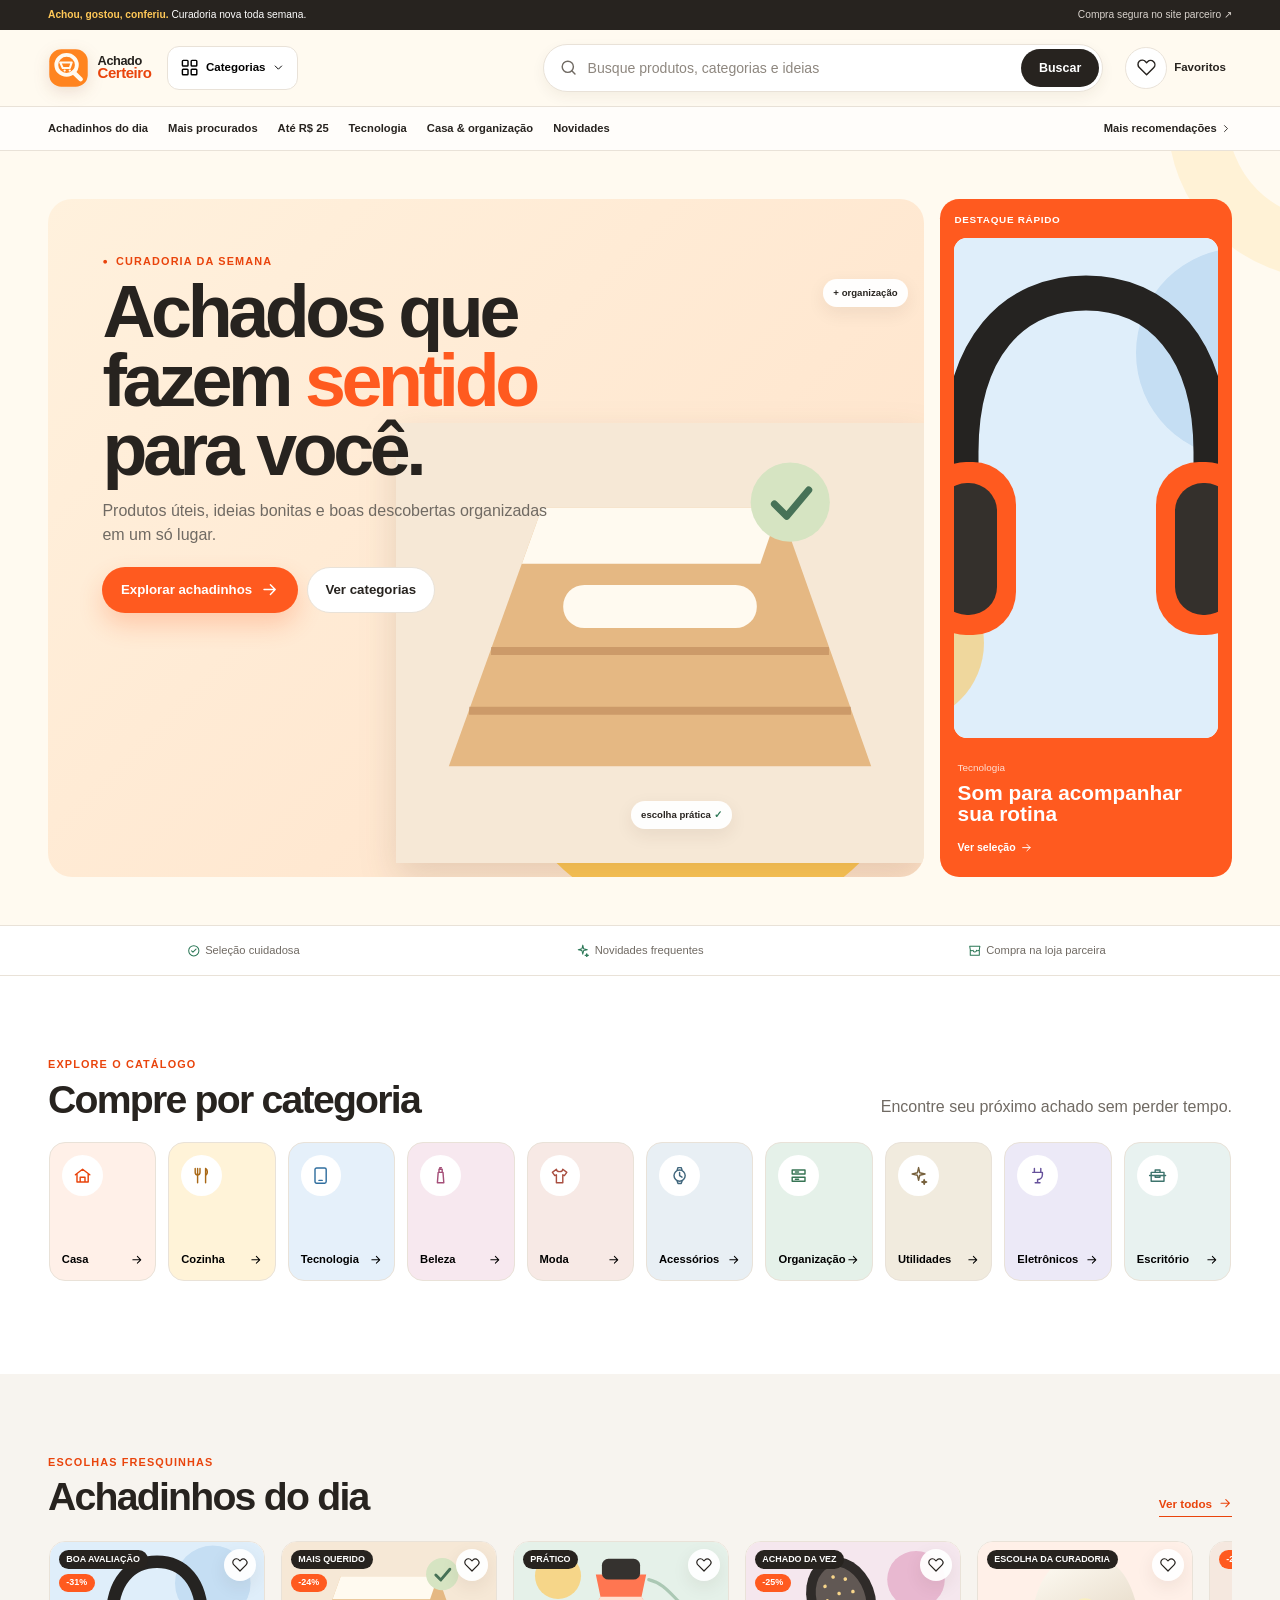
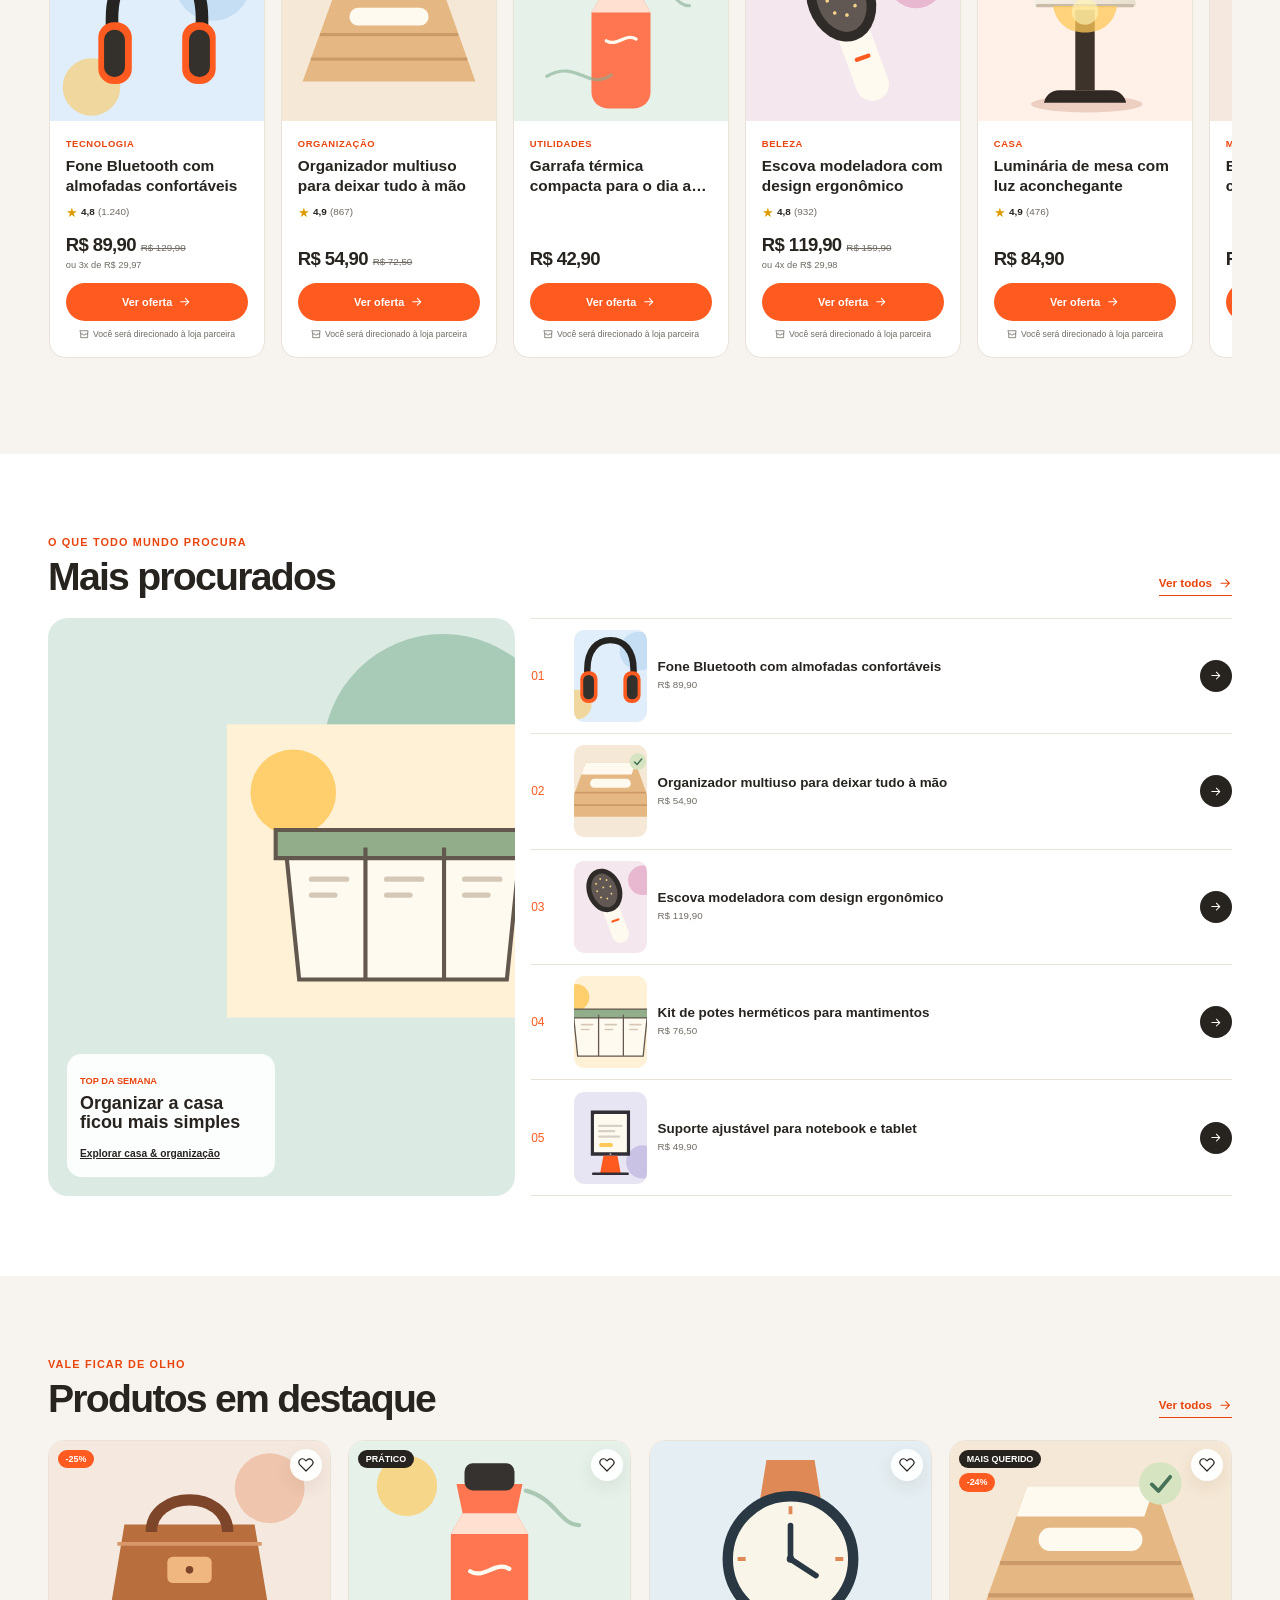
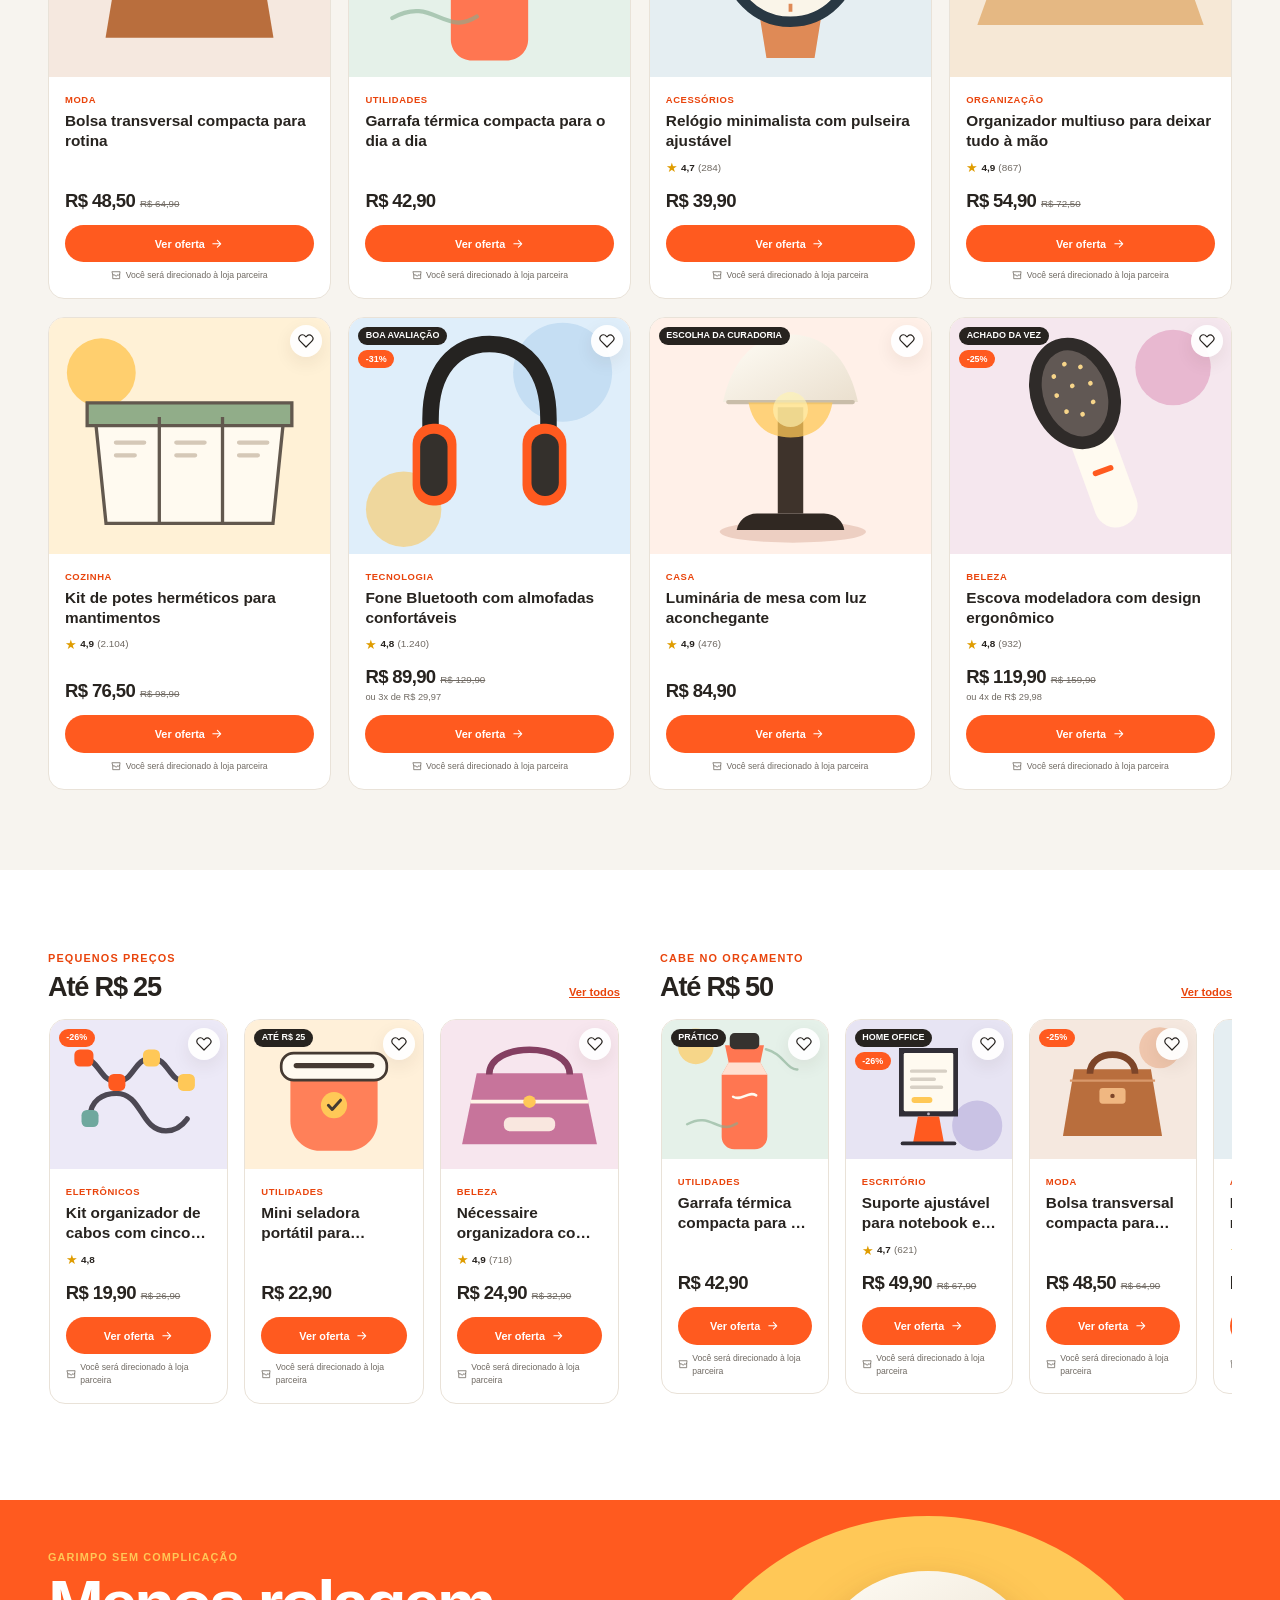
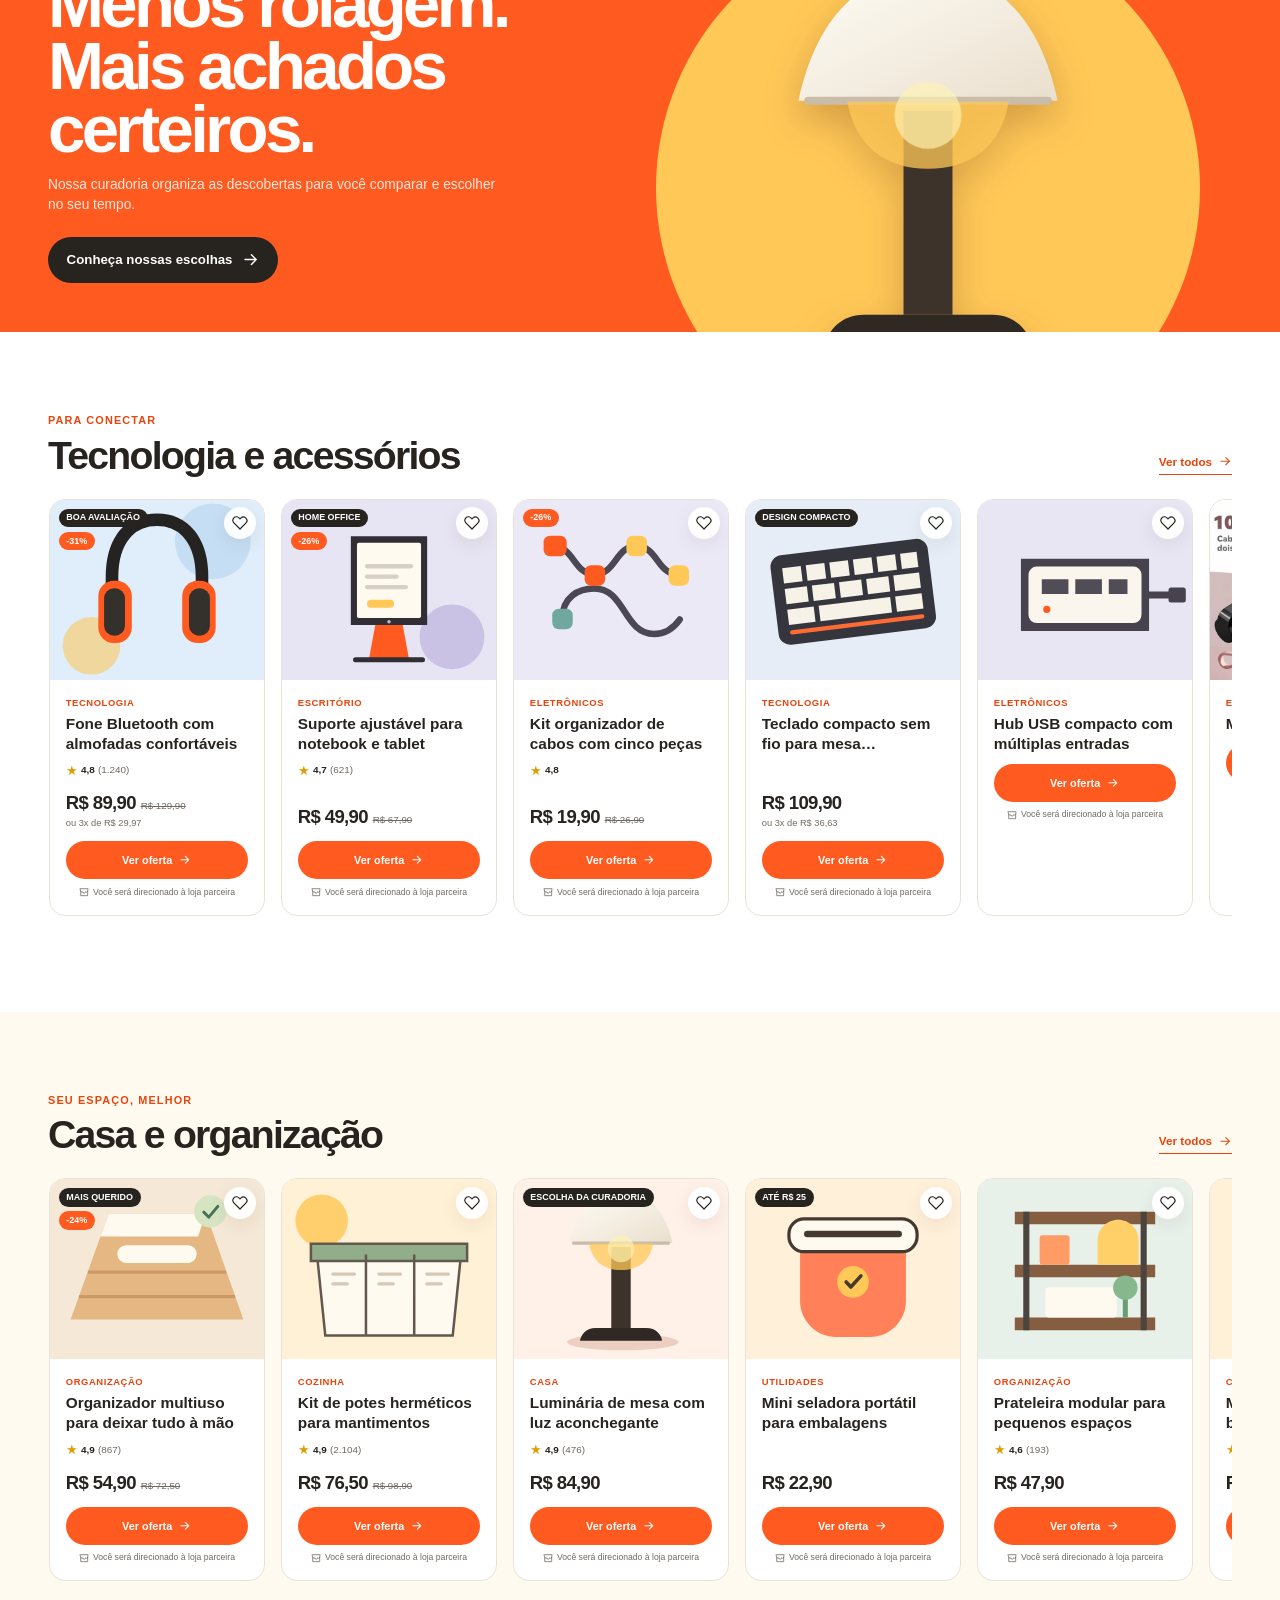
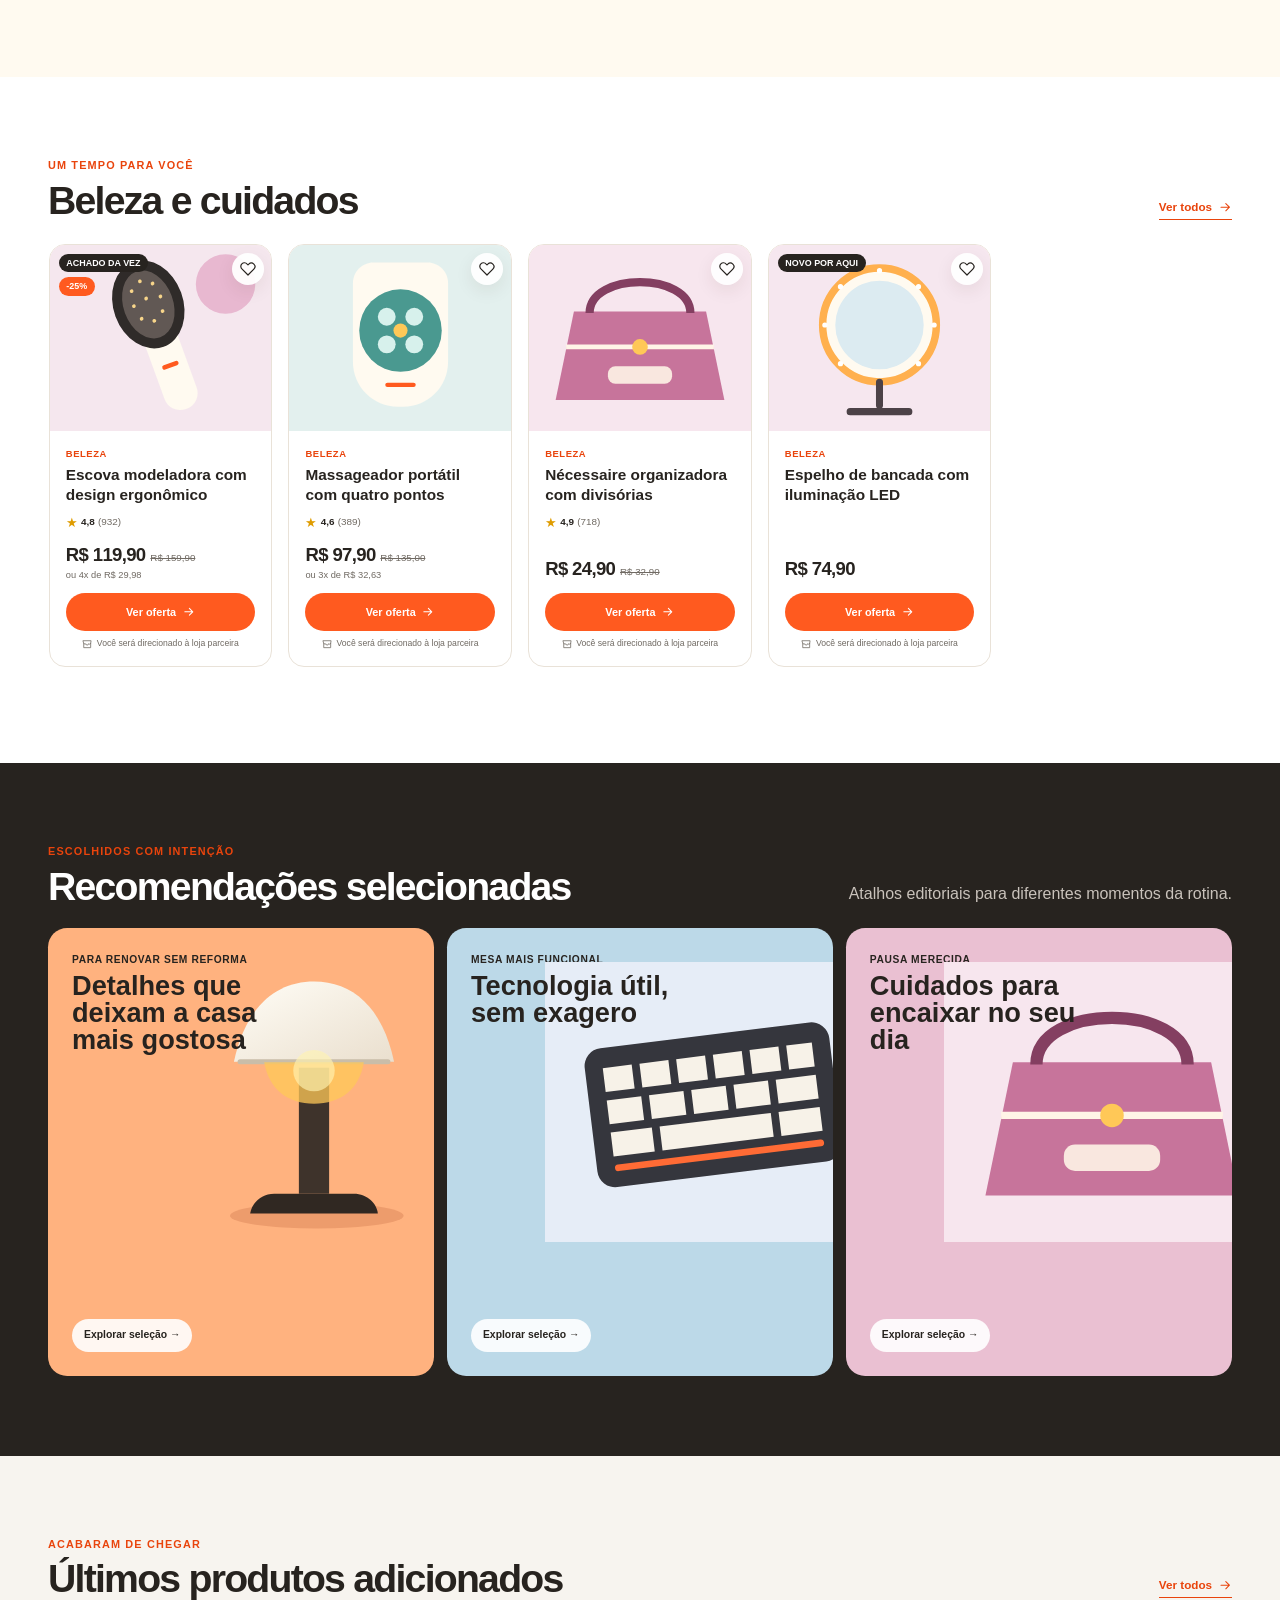
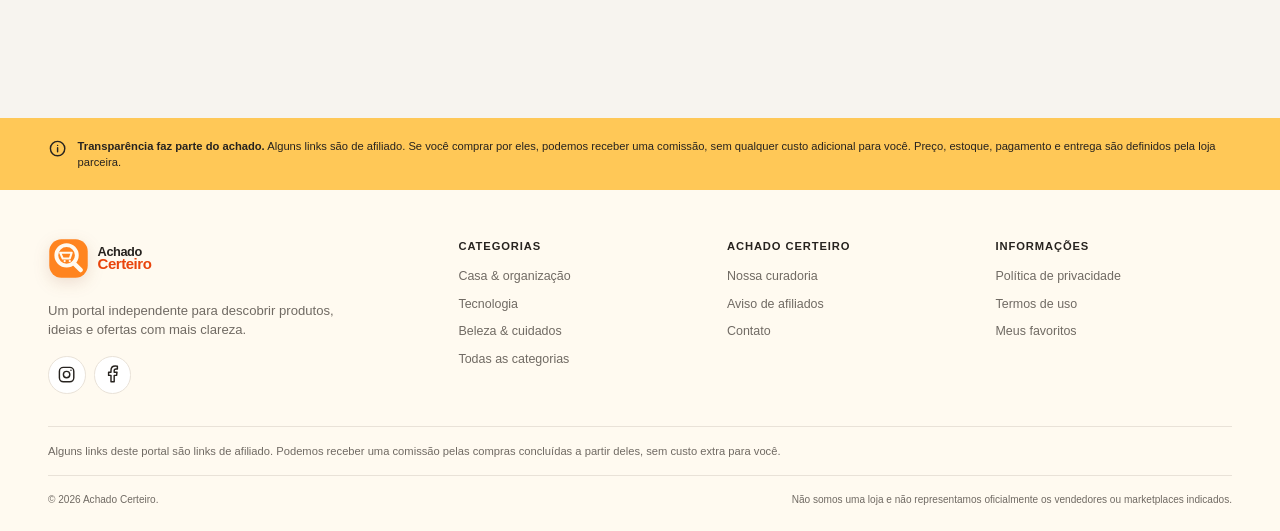
<file: index.html>
<!doctype html>
<html lang="pt-BR" class="no-js">
  <head>
    <meta charset="UTF-8">
    <meta name="viewport" content="width=device-width, initial-scale=1">
    <meta name="theme-color" content="#ff5a1f">
    <meta name="color-scheme" content="light">
    <meta name="description" content="Descubra achadinhos, recomendações e produtos selecionados para acessar em lojas parceiras.">
    <meta name="robots" content="index, follow">
    <meta property="og:locale" content="pt_BR">
    <meta property="og:type" content="website">
    <meta property="og:title" content="Achado Certeiro — produtos que valem a busca">
    <meta property="og:description" content="Um portal independente de achadinhos, recomendações e ofertas.">
    <meta property="og:image" content="assets/logo.png">
    <meta property="og:site_name" content="Achado Certeiro">
    <link rel="icon" href="assets/icons/favicon.svg" type="image/svg+xml">
    <link rel="stylesheet" href="css/reset.css">
    <link rel="stylesheet" href="css/variables.css">
    <link rel="stylesheet" href="css/components.css">
    <link rel="stylesheet" href="css/style.css">
    <title>Achado Certeiro — produtos que valem a busca</title>
    <script>document.documentElement.classList.remove('no-js');</script>
    <script type="module" src="js/app.js"></script>
    <script type="application/ld+json">{"@context":"https://schema.org","@type":"WebSite","name":"Achado Certeiro","description":"Portal independente de curadoria de produtos e ofertas.","inLanguage":"pt-BR","potentialAction":{"@type":"SearchAction","target":"?busca={search_term_string}","query-input":"required name=search_term_string"}}</script>
  </head>
  <body>
    <a class="skip-link" href="#conteudo">Ir para o conteúdo</a>
    <div class="announcement"><div class="container announcement__inner"><p><strong>Achou, gostou, conferiu.</strong> Curadoria nova toda semana.</p><span>Compra segura no site parceiro <span aria-hidden="true">↗</span></span></div></div>

    <header class="site-header" data-header>
      <div class="container header__main">
        <button class="icon-button menu-button" type="button" aria-expanded="false" aria-controls="mobile-menu" data-menu-button><span class="sr-only">Abrir menu</span><svg class="icon" aria-hidden="true"><use href="assets/icons/icons.svg#menu"></use></svg></button>
        <a class="brand" href="#topo" aria-label="Achado Certeiro — página inicial"><img src="assets/logo/logo-mark.svg" alt="" width="48" height="48"><span class="brand__name">Achado<br><strong>Certeiro</strong></span></a>
        <button class="category-trigger" type="button" aria-expanded="false" aria-controls="category-menu" data-category-toggle><svg class="icon" aria-hidden="true"><use href="assets/icons/icons.svg#grid"></use></svg><span>Categorias</span><svg class="icon category-trigger__chevron" aria-hidden="true"><use href="assets/icons/icons.svg#chevron"></use></svg></button>
        <form class="search search--desktop" role="search" data-search-form><label class="sr-only" for="search-desktop">Pesquisar produtos</label><svg class="icon search__icon" aria-hidden="true"><use href="assets/icons/icons.svg#search"></use></svg><input id="search-desktop" name="busca" type="search" placeholder="Busque produtos, categorias e ideias" autocomplete="off" data-search-input><button class="search__button" type="submit">Buscar</button></form>
        <button class="favorite-trigger" type="button" data-favorites-open aria-label="Abrir produtos favoritos"><span class="favorite-trigger__icon"><svg class="icon" aria-hidden="true"><use href="assets/icons/icons.svg#heart"></use></svg><span class="favorite-count" data-favorite-count>0</span></span><span class="favorite-trigger__label">Favoritos</span></button>
      </div>
      <div class="container search-mobile-wrap"><form class="search search--mobile" role="search" data-search-form><label class="sr-only" for="search-mobile">Pesquisar produtos</label><svg class="icon search__icon" aria-hidden="true"><use href="assets/icons/icons.svg#search"></use></svg><input id="search-mobile" name="busca" type="search" placeholder="O que você quer encontrar?" autocomplete="off" data-search-input><button class="search__button" type="submit"><span class="sr-only">Buscar</span><svg class="icon" aria-hidden="true"><use href="assets/icons/icons.svg#arrow"></use></svg></button></form></div>
      <nav class="main-nav" aria-label="Navegação principal"><div class="container main-nav__inner"><a href="#achadinhos">Achadinhos do dia</a><a href="#mais-procurados">Mais procurados</a><a href="#ate-25">Até R$ 25</a><a href="#tecnologia">Tecnologia</a><a href="#casa-organizacao">Casa & organização</a><a href="#novidades">Novidades</a><a class="main-nav__more" href="#recomendacoes">Mais recomendações <svg class="icon" aria-hidden="true"><use href="assets/icons/icons.svg#chevron"></use></svg></a></div></nav>
      <div class="category-menu" id="category-menu" data-category-menu hidden><div class="container"><div class="category-menu__heading"><strong>Explore todas as categorias</strong><button type="button" data-category-close><span class="sr-only">Fechar categorias</span><svg class="icon" aria-hidden="true"><use href="assets/icons/icons.svg#close"></use></svg></button></div><div class="category-menu__grid" data-header-categories></div></div></div>
    </header>

    <div class="mobile-menu" id="mobile-menu" data-mobile-menu hidden><div class="mobile-menu__backdrop" data-menu-close></div><div class="mobile-menu__panel"><div class="mobile-menu__top"><a class="brand" href="#topo"><img src="assets/logo/logo-mark.svg" alt="" width="44" height="44"><span class="brand__name">Achado<br><strong>Certeiro</strong></span></a><button class="icon-button" type="button" data-menu-close><span class="sr-only">Fechar menu</span><svg class="icon"><use href="assets/icons/icons.svg#close"></use></svg></button></div><nav aria-label="Menu móvel"><a href="#achadinhos">Achadinhos do dia</a><a href="#mais-procurados">Mais procurados</a><a href="#destaques">Produtos em destaque</a><a href="#ate-25">Até R$ 25</a><a href="#tecnologia">Tecnologia</a><a href="#casa-organizacao">Casa & organização</a><a href="#beleza">Beleza & cuidados</a><a href="#novidades">Novidades</a></nav><div class="mobile-menu__categories"><strong>Categorias</strong><div data-mobile-categories></div></div><p>Este portal direciona você para lojas parceiras.</p></div></div>

    <main id="conteudo">
      <section class="hero" id="topo" aria-labelledby="hero-title"><div class="container hero__layout"><div class="hero__main"><div class="hero__copy"><p class="eyebrow"><span aria-hidden="true">●</span> Curadoria da semana</p><h1 id="hero-title">Achados que fazem <em>sentido</em> para você.</h1><p>Produtos úteis, ideias bonitas e boas descobertas organizadas em um só lugar.</p><div class="hero__actions"><a class="button button--primary" href="#achadinhos">Explorar achadinhos <svg class="icon" aria-hidden="true"><use href="assets/icons/icons.svg#arrow"></use></svg></a><button class="button button--light" type="button" data-category-toggle-secondary>Ver categorias</button></div></div><div class="hero__visual" aria-hidden="true"><span class="hero__sun"></span><img src="assets/images/products/organizador.svg" alt="" width="600" height="500"><span class="floating-note floating-note--top">+ organização</span><span class="floating-note floating-note--bottom">escolha prática <strong>✓</strong></span></div></div><aside class="hero__side"><p class="hero__side-label">Destaque rápido</p><img src="assets/images/products/fones.svg" alt="Fone de ouvido em destaque" width="600" height="500"><div><span>Tecnologia</span><strong>Som para acompanhar sua rotina</strong><a href="#tecnologia">Ver seleção <svg class="icon" aria-hidden="true"><use href="assets/icons/icons.svg#arrow"></use></svg></a></div></aside></div></section>

      <div class="trust-bar"><div class="container trust-bar__inner"><span><svg class="icon"><use href="assets/icons/icons.svg#check"></use></svg> Seleção cuidadosa</span><span><svg class="icon"><use href="assets/icons/icons.svg#spark"></use></svg> Novidades frequentes</span><span><svg class="icon"><use href="assets/icons/icons.svg#store"></use></svg> Compra na loja parceira</span></div></div>

      <section class="section categories-section" id="categorias" aria-labelledby="categories-title"><div class="container"><div class="shelf-heading"><div><p class="eyebrow">Explore o catálogo</p><h2 id="categories-title">Compre por categoria</h2></div><p>Encontre seu próximo achado sem perder tempo.</p></div><div class="category-list" data-category-list></div></div></section>

      <section class="section shelf-section shelf-section--tint" id="achadinhos" aria-labelledby="daily-title"><div class="container"><div class="shelf-heading"><div><p class="eyebrow">Escolhas fresquinhas</p><h2 id="daily-title">Achadinhos do dia</h2></div><a class="see-all" href="catalogo.html?collection=daily" data-view-collection="daily">Ver todos <svg class="icon"><use href="assets/icons/icons.svg#arrow"></use></svg></a></div><div class="product-shelf" data-product-section="daily"></div></div></section>

      <section class="section popular-section" id="mais-procurados" aria-labelledby="popular-title"><div class="container"><div class="shelf-heading"><div><p class="eyebrow">O que todo mundo procura</p><h2 id="popular-title">Mais procurados</h2></div><a class="see-all" href="catalogo.html?collection=popular" data-view-collection="popular">Ver todos <svg class="icon"><use href="assets/icons/icons.svg#arrow"></use></svg></a></div><div class="popular-layout"><div class="popular-feature"><img src="assets/images/products/potes.svg" alt="Potes organizadores em destaque" width="600" height="500"><div><span>Top da semana</span><h3>Organizar a casa ficou mais simples</h3><a href="#casa-organizacao">Explorar casa & organização</a></div></div><ol class="popular-ranking" data-popular-ranking></ol></div></div></section>

      <section class="section shelf-section shelf-section--tint" id="destaques" aria-labelledby="featured-title"><div class="container"><div class="shelf-heading"><div><p class="eyebrow">Vale ficar de olho</p><h2 id="featured-title">Produtos em destaque</h2></div><a class="see-all" href="catalogo.html?collection=featured" data-view-collection="featured">Ver todos <svg class="icon"><use href="assets/icons/icons.svg#arrow"></use></svg></a></div><div class="product-grid" data-product-section="featured" data-limit="8"></div></div></section>

      <section class="section price-section" aria-label="Produtos por faixa de preço"><div class="container price-layout"><div class="price-block" id="ate-25"><div class="compact-heading"><div><p class="eyebrow">Pequenos preços</p><h2>Até R$ 25</h2></div><a href="catalogo.html?collection=under25" data-view-collection="under25">Ver todos</a></div><div class="product-shelf product-shelf--compact" data-product-section="under25"></div></div><div class="price-block" id="ate-50"><div class="compact-heading"><div><p class="eyebrow">Cabe no orçamento</p><h2>Até R$ 50</h2></div><a href="catalogo.html?collection=under50" data-view-collection="under50">Ver todos</a></div><div class="product-shelf product-shelf--compact" data-product-section="under50"></div></div></div></section>

      <aside class="promo-banner"><div class="container promo-banner__inner"><div><p class="eyebrow">Garimpo sem complicação</p><h2>Menos rolagem.<br>Mais achados certeiros.</h2><p>Nossa curadoria organiza as descobertas para você comparar e escolher no seu tempo.</p><a class="button button--dark" href="#recomendacoes">Conheça nossas escolhas <svg class="icon"><use href="assets/icons/icons.svg#arrow"></use></svg></a></div><div class="promo-banner__art" aria-hidden="true"><span></span><img src="assets/images/products/luminaria.svg" alt="" width="600" height="500"></div></div></aside>

      <section class="section department-section" id="tecnologia" aria-labelledby="tech-title"><div class="container"><div class="shelf-heading"><div><p class="eyebrow">Para conectar</p><h2 id="tech-title">Tecnologia e acessórios</h2></div><a class="see-all" href="catalogo.html?collection=tech" data-view-collection="tech">Ver todos <svg class="icon"><use href="assets/icons/icons.svg#arrow"></use></svg></a></div><div class="product-shelf" data-product-section="tech"></div></div></section>
      <section class="section department-section department-section--cream" id="casa-organizacao" aria-labelledby="home-title"><div class="container"><div class="shelf-heading"><div><p class="eyebrow">Seu espaço, melhor</p><h2 id="home-title">Casa e organização</h2></div><a class="see-all" href="catalogo.html?collection=home" data-view-collection="home">Ver todos <svg class="icon"><use href="assets/icons/icons.svg#arrow"></use></svg></a></div><div class="product-shelf" data-product-section="home"></div></div></section>
      <section class="section department-section" id="beleza" aria-labelledby="beauty-title"><div class="container"><div class="shelf-heading"><div><p class="eyebrow">Um tempo para você</p><h2 id="beauty-title">Beleza e cuidados</h2></div><a class="see-all" href="catalogo.html?collection=beauty" data-view-collection="beauty">Ver todos <svg class="icon"><use href="assets/icons/icons.svg#arrow"></use></svg></a></div><div class="product-shelf" data-product-section="beauty"></div></div></section>

      <section class="section recommendations" id="recomendacoes" aria-labelledby="recommendations-title"><div class="container"><div class="shelf-heading shelf-heading--light"><div><p class="eyebrow">Escolhidos com intenção</p><h2 id="recommendations-title">Recomendações selecionadas</h2></div><p>Atalhos editoriais para diferentes momentos da rotina.</p></div><div class="recommendation-grid"><a class="recommendation-card recommendation-card--orange" href="#casa-organizacao"><span>Para renovar sem reforma</span><h3>Detalhes que deixam a casa mais gostosa</h3><img src="assets/images/products/luminaria.svg" alt="" width="600" height="500"><strong>Explorar seleção →</strong></a><a class="recommendation-card recommendation-card--blue" href="#tecnologia"><span>Mesa mais funcional</span><h3>Tecnologia útil, sem exagero</h3><img src="assets/images/products/teclado.svg" alt="" width="600" height="500"><strong>Explorar seleção →</strong></a><a class="recommendation-card recommendation-card--rose" href="#beleza"><span>Pausa merecida</span><h3>Cuidados para encaixar no seu dia</h3><img src="assets/images/products/necessaire.svg" alt="" width="600" height="500"><strong>Explorar seleção →</strong></a></div></div></section>

      <section class="section latest-section" id="novidades" aria-labelledby="latest-title"><div class="container"><div class="shelf-heading"><div><p class="eyebrow">Acabaram de chegar</p><h2 id="latest-title">Últimos produtos adicionados</h2></div><a class="see-all" href="catalogo.html?collection=latest" data-view-collection="latest">Ver todos <svg class="icon"><use href="assets/icons/icons.svg#arrow"></use></svg></a></div><div class="product-shelf" data-product-section="latest" data-limit="6"></div></div></section>

      <section class="section catalog-section" id="catalogo" aria-labelledby="catalog-title" hidden data-catalog-section><div class="container"><div class="shelf-heading"><div><p class="eyebrow" data-catalog-eyebrow>Catálogo completo</p><h2 id="catalog-title" data-catalog-title>Todos os produtos</h2></div><button class="button button--light" type="button" data-close-catalog>Fechar listagem</button></div><div class="catalog-toolbar"><div class="chips" data-filter-chips></div><label class="sort-control">Ordenar por<select data-sort-select><option value="featured">Mais relevantes</option><option value="lowest-price">Menor preço informado</option><option value="highest-rating">Melhor avaliação</option><option value="newest">Mais recentes</option></select></label></div><p class="results-status" aria-live="polite" data-results-status></p><div class="product-grid" data-catalog-grid></div><div class="empty-state" data-empty-state hidden><svg class="icon"><use href="assets/icons/icons.svg#search"></use></svg><h3>Nenhum achado por aqui</h3><p>Tente outro termo ou veja todas as categorias.</p><button class="button button--primary" type="button" data-clear-filters>Limpar filtros</button></div></div></section>

      <aside class="affiliate-notice"><div class="container affiliate-notice__inner"><svg class="icon"><use href="assets/icons/icons.svg#info"></use></svg><p><strong>Transparência faz parte do achado.</strong> Alguns links são de afiliado. Se você comprar por eles, podemos receber uma comissão, sem qualquer custo adicional para você. Preço, estoque, pagamento e entrega são definidos pela loja parceira.</p></div></aside>
    </main>

    <footer class="site-footer"><div class="container footer__grid"><div class="footer__brand"><a class="brand brand--footer" href="#topo"><img src="assets/logo/logo-mark.svg" alt="" width="54" height="54"><span class="brand__name">Achado<br><strong>Certeiro</strong></span></a><p>Um portal independente para descobrir produtos, ideias e ofertas com mais clareza.</p><div class="social-links"><a href="#" aria-label="Instagram"><svg class="icon"><use href="assets/icons/icons.svg#instagram"></use></svg></a><a href="#" aria-label="Facebook"><svg class="icon"><use href="assets/icons/icons.svg#facebook"></use></svg></a></div></div><div class="footer__links"><h2>Categorias</h2><a href="#casa-organizacao">Casa & organização</a><a href="#tecnologia">Tecnologia</a><a href="#beleza">Beleza & cuidados</a><a href="#categorias">Todas as categorias</a></div><div class="footer__links"><h2>Achado Certeiro</h2><a href="#recomendacoes">Nossa curadoria</a><a href="#aviso-afiliados">Aviso de afiliados</a><a href="mailto:contato@achadocerteiro.com.br">Contato</a></div><div class="footer__links"><h2>Informações</h2><a href="#">Política de privacidade</a><a href="#">Termos de uso</a><button type="button" data-favorites-open>Meus favoritos</button></div></div><div class="container footer__affiliate" id="aviso-afiliados"><p>Alguns links deste portal são links de afiliado. Podemos receber uma comissão pelas compras concluídas a partir deles, sem custo extra para você.</p></div><div class="container footer__bottom"><p>© <span data-current-year>2026</span> Achado Certeiro.</p><p>Não somos uma loja e não representamos oficialmente os vendedores ou marketplaces indicados.</p></div></footer>

    <div class="drawer" data-favorites-drawer hidden><div class="drawer__backdrop" data-favorites-close></div><aside class="drawer__panel" role="dialog" aria-modal="true" aria-labelledby="favorites-title"><div class="drawer__header"><div><p class="eyebrow">Sua lista</p><h2 id="favorites-title">Produtos favoritos</h2></div><button class="icon-button" type="button" data-favorites-close><span class="sr-only">Fechar favoritos</span><svg class="icon"><use href="assets/icons/icons.svg#close"></use></svg></button></div><div class="drawer__content" data-favorites-list></div></aside></div>

    <nav class="mobile-dock" aria-label="Atalhos"><a href="#topo"><svg class="icon"><use href="assets/icons/icons.svg#home"></use></svg><span>Início</span></a><a href="#categorias"><svg class="icon"><use href="assets/icons/icons.svg#grid"></use></svg><span>Categorias</span></a><a href="#achadinhos"><svg class="icon"><use href="assets/icons/icons.svg#spark"></use></svg><span>Achadinhos</span></a><button type="button" data-favorites-open><svg class="icon"><use href="assets/icons/icons.svg#heart"></use></svg><span>Favoritos</span></button></nav>
    <noscript><div class="noscript">Ative o JavaScript para visualizar o catálogo.</div></noscript>
  </body>
</html>
</file>
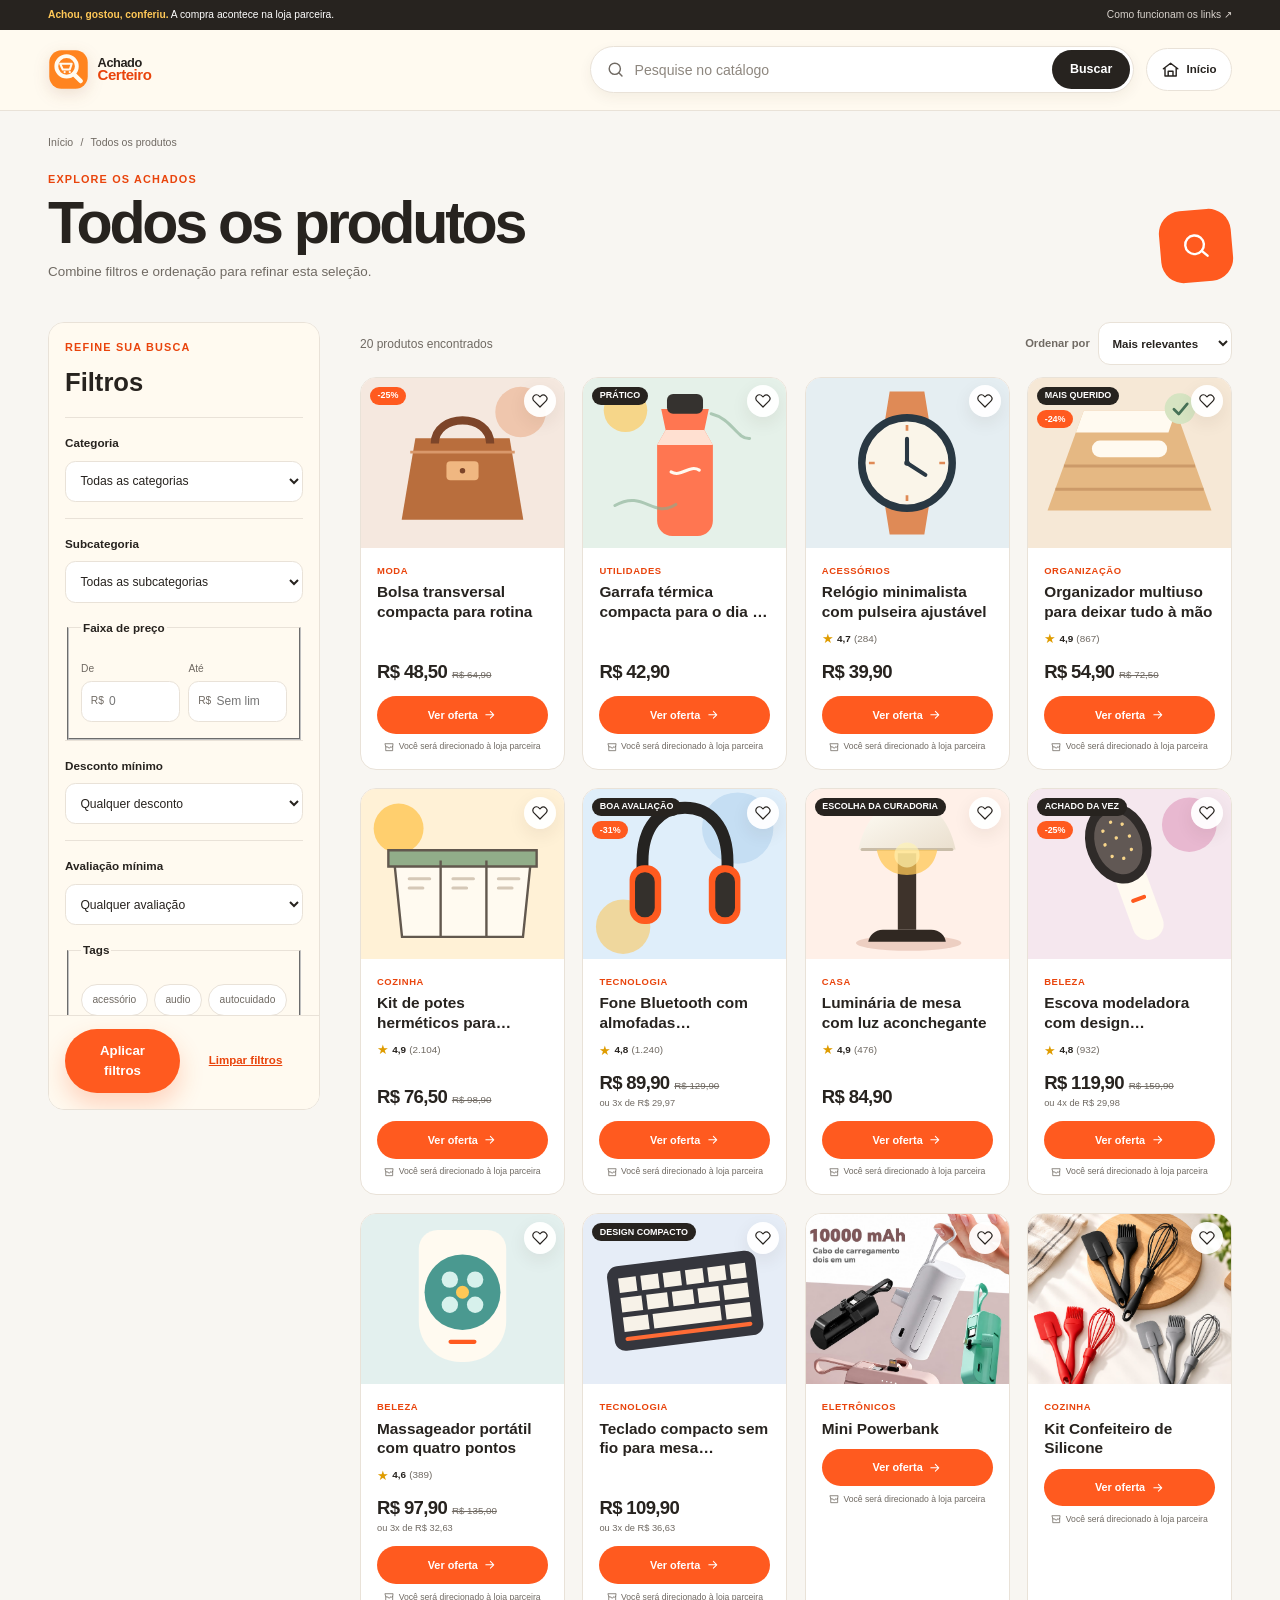
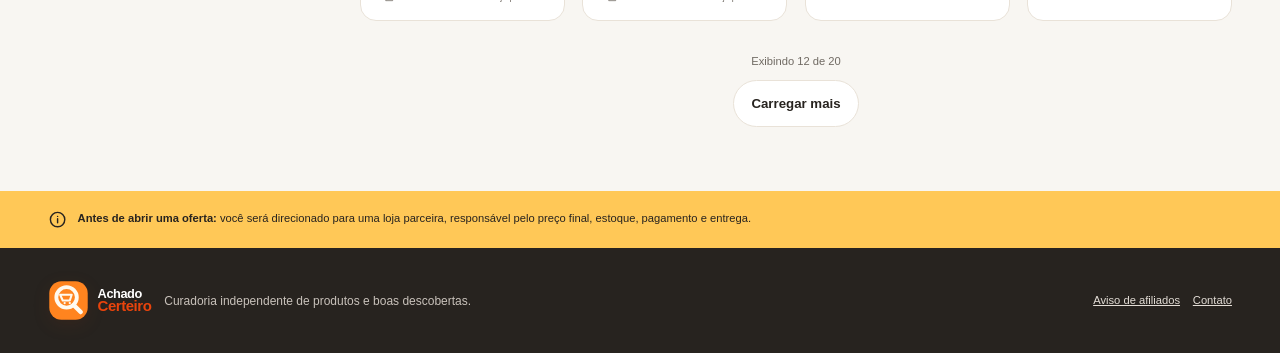
<file: catalogo.html>
<!doctype html>
<html lang="pt-BR" class="no-js">
  <head>
    <meta charset="UTF-8">
    <meta name="viewport" content="width=device-width, initial-scale=1">
    <meta name="theme-color" content="#ff5a1f">
    <meta name="description" content="Explore o catálogo de achadinhos e recomendações do Achado Certeiro.">
    <meta name="robots" content="index, follow">
    <link rel="icon" href="assets/icons/favicon.svg" type="image/svg+xml">
    <link rel="stylesheet" href="css/reset.css">
    <link rel="stylesheet" href="css/variables.css">
    <link rel="stylesheet" href="css/components.css">
    <link rel="stylesheet" href="css/catalog.css">
    <title>Catálogo de produtos — Achado Certeiro</title>
    <script>document.documentElement.classList.remove('no-js');</script>
    <script type="module" src="js/catalog-page.js"></script>
  </head>
  <body>
    <a class="skip-link" href="#catalog-content">Ir para os produtos</a>
    <div class="announcement"><div class="container announcement__inner"><p><strong>Achou, gostou, conferiu.</strong> A compra acontece na loja parceira.</p><a href="index.html#aviso-afiliados">Como funcionam os links <span aria-hidden="true">↗</span></a></div></div>

    <header class="catalog-header">
      <div class="container catalog-header__inner">
        <a class="brand" href="index.html" aria-label="Achado Certeiro — página inicial"><img src="assets/logo/logo-mark.svg" alt="" width="48" height="48"><span class="brand__name">Achado<br><strong>Certeiro</strong></span></a>
        <form class="search catalog-header__search" role="search" action="catalogo.html" method="get" data-search-form>
          <label class="sr-only" for="catalog-search-header">Pesquisar no catálogo</label>
          <svg class="icon search__icon" aria-hidden="true"><use href="assets/icons/icons.svg#search"></use></svg>
          <input id="catalog-search-header" name="q" type="search" placeholder="Pesquise no catálogo" autocomplete="off" data-search-input>
          <button class="search__button" type="submit">Buscar</button>
        </form>
        <a class="catalog-header__home" href="index.html"><svg class="icon" aria-hidden="true"><use href="assets/icons/icons.svg#home"></use></svg><span>Início</span></a>
      </div>
    </header>

    <main id="catalog-content">
      <div class="container catalog-hero">
        <nav class="breadcrumb" aria-label="Breadcrumb"><ol><li><a href="index.html">Início</a></li><li><span aria-hidden="true">/</span><span data-breadcrumb-current>Catálogo</span></li></ol></nav>
        <div class="catalog-hero__heading"><div><p class="eyebrow">Explore os achados</p><h1 data-page-title>Todos os produtos</h1><p data-page-description>Use a busca e os filtros para encontrar produtos que combinam com você.</p></div><div class="catalog-hero__mark" aria-hidden="true"><svg class="icon"><use href="assets/icons/icons.svg#search"></use></svg></div></div>
        <form class="search catalog-mobile-search" role="search" action="catalogo.html" method="get" data-search-form><label class="sr-only" for="catalog-search-mobile">Pesquisar no catálogo</label><svg class="icon search__icon" aria-hidden="true"><use href="assets/icons/icons.svg#search"></use></svg><input id="catalog-search-mobile" name="q" type="search" placeholder="Pesquise no catálogo" autocomplete="off" data-search-input><button class="search__button" type="submit"><span class="sr-only">Buscar</span><svg class="icon" aria-hidden="true"><use href="assets/icons/icons.svg#arrow"></use></svg></button></form>
      </div>

      <section class="container catalog-shell" aria-labelledby="catalog-list-title">
        <div class="mobile-catalog-tools">
          <button class="filter-open" type="button" data-filter-open><svg class="icon" aria-hidden="true"><use href="assets/icons/icons.svg#grid"></use></svg> Filtros <span data-active-filter-count hidden>0</span></button>
          <label class="mobile-sort"><span class="sr-only">Ordenar produtos</span><select data-sort-mobile><option value="relevance">Mais relevantes</option><option value="newest">Mais recentes</option><option value="price-asc">Menor preço</option><option value="price-desc">Maior preço</option><option value="discount-desc">Maior desconto</option><option value="rating-desc">Melhor avaliação</option></select></label>
        </div>

        <div class="filter-backdrop" data-filter-close hidden></div>
        <aside class="filter-panel" aria-labelledby="filters-title" data-filter-panel>
          <div class="filter-panel__header"><div><p class="eyebrow">Refine sua busca</p><h2 id="filters-title">Filtros</h2></div><button class="icon-button filter-panel__close" type="button" data-filter-close><span class="sr-only">Fechar filtros</span><svg class="icon"><use href="assets/icons/icons.svg#close"></use></svg></button></div>
          <form data-filter-form>
            <div class="filter-group"><label for="filter-category">Categoria</label><select id="filter-category" name="categoria" data-filter-category><option value="all">Todas as categorias</option></select></div>
            <div class="filter-group"><label for="filter-subcategory">Subcategoria</label><select id="filter-subcategory" name="subcategoria" data-filter-subcategory><option value="all">Todas as subcategorias</option></select></div>
            <fieldset class="filter-group"><legend>Faixa de preço</legend><div class="price-inputs"><label>De <span class="price-input"><span>R$</span><input name="minPrice" type="number" min="0" step="0.01" inputmode="decimal" placeholder="0" data-filter-min-price></span></label><label>Até <span class="price-input"><span>R$</span><input name="maxPrice" type="number" min="0" step="0.01" inputmode="decimal" placeholder="Sem limite" data-filter-max-price></span></label></div></fieldset>
            <div class="filter-group"><label for="filter-discount">Desconto mínimo</label><select id="filter-discount" name="desconto" data-filter-discount><option value="">Qualquer desconto</option><option value="10">10% ou mais</option><option value="20">20% ou mais</option><option value="30">30% ou mais</option></select></div>
            <div class="filter-group"><label for="filter-rating">Avaliação mínima</label><select id="filter-rating" name="avaliacao" data-filter-rating><option value="">Qualquer avaliação</option><option value="4">4 estrelas ou mais</option><option value="4.5">4,5 estrelas ou mais</option></select></div>
            <fieldset class="filter-group"><legend>Tags</legend><div class="tag-options" data-filter-tags></div></fieldset>
            <div class="filter-group filter-group--check"><label><input type="checkbox" name="destaques" value="1" data-filter-featured><span>Somente produtos em destaque</span></label></div>
            <div class="filter-panel__actions"><button class="button button--primary" type="submit">Aplicar filtros</button><button class="clear-filters" type="button" data-clear-filters>Limpar filtros</button></div>
          </form>
        </aside>

        <div class="catalog-results">
          <div class="catalog-results__toolbar">
            <div><h2 class="sr-only" id="catalog-list-title">Lista de produtos</h2><p class="result-count" aria-live="polite" data-result-count></p></div>
            <label class="desktop-sort">Ordenar por <select data-sort-desktop><option value="relevance">Mais relevantes</option><option value="newest">Mais recentes</option><option value="price-asc">Menor preço</option><option value="price-desc">Maior preço</option><option value="discount-desc">Maior desconto</option><option value="rating-desc">Melhor avaliação</option></select></label>
          </div>
          <div class="active-filters" aria-label="Filtros ativos" data-active-filters hidden></div>
          <div class="catalog-product-grid" data-product-grid></div>
          <div class="catalog-empty" data-empty-state hidden><svg class="icon" aria-hidden="true"><use href="assets/icons/icons.svg#search"></use></svg><h2>Nenhum produto encontrado</h2><p>Altere os filtros ou tente pesquisar por outro termo.</p><button class="button button--primary" type="button" data-clear-filters>Limpar filtros</button></div>
          <div class="load-more" data-load-more-wrap hidden><p data-pagination-status></p><button class="button button--light" type="button" data-load-more>Carregar mais</button></div>
        </div>
      </section>
    </main>

    <aside class="affiliate-notice"><div class="container affiliate-notice__inner"><svg class="icon" aria-hidden="true"><use href="assets/icons/icons.svg#info"></use></svg><p><strong>Antes de abrir uma oferta:</strong> você será direcionado para uma loja parceira, responsável pelo preço final, estoque, pagamento e entrega.</p></div></aside>
    <footer class="catalog-footer"><div class="container catalog-footer__inner"><a class="brand" href="index.html"><img src="assets/logo/logo-mark.svg" alt="" width="44" height="44"><span class="brand__name">Achado<br><strong>Certeiro</strong></span></a><p>Curadoria independente de produtos e boas descobertas.</p><a href="index.html#aviso-afiliados">Aviso de afiliados</a><a href="mailto:contato@achadocerteiro.com.br">Contato</a></div></footer>
    <noscript><div class="noscript">Ative o JavaScript para visualizar e filtrar o catálogo.</div></noscript>
  </body>
</html>
</file>
<file: css/variables.css>
:root {
  --color-brand: #ff5a1f;
  --color-brand-strong: #e9440c;
  --color-brand-soft: #fff0e8;
  --color-sun: #ffc857;
  --color-cream: #fffaf0;
  --color-paper: #ffffff;
  --color-ink: #27231f;
  --color-muted: #706a63;
  --color-line: #e9e2d8;
  --color-success: #2b7756;
  --font-sans: Inter, ui-sans-serif, -apple-system, BlinkMacSystemFont, "Segoe UI", sans-serif;
  --font-display: "Arial Rounded MT Bold", "Trebuchet MS", var(--font-sans);
  --space-1: .25rem;
  --space-2: .5rem;
  --space-3: .75rem;
  --space-4: 1rem;
  --space-5: 1.5rem;
  --space-6: 2rem;
  --space-7: 3rem;
  --space-8: 4.5rem;
  --radius-sm: .75rem;
  --radius-md: 1.125rem;
  --radius-lg: 1.75rem;
  --radius-pill: 999px;
  --shadow-sm: 0 6px 18px rgba(68, 43, 25, .08);
  --shadow-md: 0 18px 45px rgba(68, 43, 25, .12);
  --shadow-brand: 0 12px 24px rgba(255, 90, 31, .24);
  --container: 74rem;
  --transition: 180ms ease;
}
</file>
<file: css/components.css>
body { background: var(--color-paper); color: var(--color-ink); font-family: var(--font-sans); line-height: 1.5; padding-bottom: 4.4rem; }
body.has-overlay { overflow: hidden; }
.container { width: min(calc(100% - 2rem), var(--container)); margin-inline: auto; }
.section { padding-block: 3.5rem; }
.sr-only { position: absolute; width: 1px; height: 1px; padding: 0; margin: -1px; overflow: hidden; clip: rect(0, 0, 0, 0); white-space: nowrap; border: 0; }
.skip-link { position: fixed; z-index: 100; top: .75rem; left: .75rem; padding: .75rem 1rem; border-radius: var(--radius-sm); background: var(--color-ink); color: white; transform: translateY(-150%); }
.skip-link:focus { transform: translateY(0); }
:focus-visible { outline: 3px solid var(--color-sun); outline-offset: 3px; }
.icon { width: 1.2rem; height: 1.2rem; fill: none; stroke: currentColor; stroke-width: 1.8; stroke-linecap: round; stroke-linejoin: round; flex: none; }
.eyebrow { display: flex; align-items: center; gap: .45rem; margin-bottom: .45rem; color: var(--color-brand-strong); font-size: .68rem; font-weight: 850; letter-spacing: .105em; text-transform: uppercase; }
.eyebrow span { font-size: .55rem; }
.button { min-height: 2.9rem; display: inline-flex; align-items: center; justify-content: center; gap: .5rem; padding: .72rem 1.1rem; border: 1px solid transparent; border-radius: var(--radius-pill); font-size: .83rem; font-weight: 850; transition: transform var(--transition), box-shadow var(--transition), background var(--transition); }
.button:hover { transform: translateY(-2px); }
.button--primary { background: var(--color-brand); color: white; box-shadow: var(--shadow-brand); }
.button--primary:hover { background: var(--color-brand-strong); }
.button--light { border-color: var(--color-line); background: white; color: var(--color-ink); }
.button--dark { background: var(--color-ink); color: white; }
.brand { display: inline-flex; align-items: center; gap: .55rem; flex: none; }
.brand img { width: 2.55rem; height: 2.55rem; filter: drop-shadow(0 5px 8px rgba(126,49,12,.14)); }
.brand__name { font-family: var(--font-display); font-size: .8rem; font-weight: 700; line-height: .84; letter-spacing: -.035em; }
.brand__name strong { color: var(--color-brand-strong); font-size: 1.17em; }
.icon-button { width: 2.6rem; height: 2.6rem; display: grid; place-items: center; border: 1px solid var(--color-line); border-radius: 50%; background: white; color: var(--color-ink); }
.search { position: relative; display: flex; align-items: center; width: 100%; border: 1px solid var(--color-line); border-radius: var(--radius-pill); background: white; box-shadow: 0 5px 14px rgba(68,43,25,.06); }
.search:focus-within { border-color: var(--color-brand); box-shadow: 0 0 0 4px var(--color-brand-soft); }
.search__icon { margin-left: .9rem; color: var(--color-muted); }
.search input { width: 100%; min-width: 0; height: 2.85rem; padding: .65rem .6rem; border: 0; outline: 0; background: transparent; color: var(--color-ink); font-size: .88rem; }
.search input::placeholder { color: #8e877f; }
.search__button { height: 2.4rem; margin-right: .22rem; padding-inline: 1.1rem; border: 0; border-radius: var(--radius-pill); background: var(--color-ink); color: white; font-size: .78rem; font-weight: 850; }
.shelf-heading { display: flex; align-items: end; justify-content: space-between; gap: 1rem; margin-bottom: 1.35rem; }
.shelf-heading h2, .compact-heading h2 { font-family: var(--font-display); font-size: clamp(1.55rem, 7vw, 2.45rem); line-height: 1; letter-spacing: -.045em; }
.shelf-heading > p { display: none; max-width: 29rem; color: var(--color-muted); }
.shelf-heading--light h2 { color: white; }
.shelf-heading--light > p { color: #c9c2bb; }
.see-all { display: inline-flex; align-items: center; gap: .35rem; flex: none; padding-bottom: .22rem; border-bottom: 1px solid currentColor; color: var(--color-brand-strong); font-size: .73rem; font-weight: 850; }
.see-all .icon { width: .9rem; height: .9rem; }
.product-card { min-width: 0; position: relative; display: flex; flex-direction: column; overflow: hidden; border: 1px solid var(--color-line); border-radius: 1rem; background: white; transition: transform var(--transition), box-shadow var(--transition); }
.product-card:hover { transform: translateY(-3px); box-shadow: var(--shadow-md); }
.product-card__media { position: relative; aspect-ratio: 1 / .84; display: grid; place-items: center; overflow: hidden; background: var(--color-brand-soft); }
.product-card__media img { width: 100%; height: 100%; object-fit: cover; transition: transform 350ms ease; }
.product-card:hover .product-card__media img { transform: scale(1.035); }
.product-card__badge, .product-card__discount { position: absolute; z-index: 1; top: .55rem; padding: .3rem .48rem; border-radius: var(--radius-pill); font-size: .56rem; font-weight: 850; line-height: 1; text-transform: uppercase; }
.product-card__badge { left: .55rem; max-width: calc(100% - 4rem); overflow: hidden; background: var(--color-ink); color: white; text-overflow: ellipsis; white-space: nowrap; }
.product-card__discount { left: .55rem; background: var(--color-brand); color: white; }
.product-card__badge + .product-card__discount { top: 2rem; }
.favorite-button { position: absolute; z-index: 2; top: .48rem; right: .48rem; width: 2rem; height: 2rem; display: grid; place-items: center; border: 0; border-radius: 50%; background: rgba(255,255,255,.94); color: var(--color-ink); box-shadow: var(--shadow-sm); }
.favorite-button .icon { width: 1rem; height: 1rem; }
.favorite-button[aria-pressed="true"] { background: var(--color-brand); color: white; }
.favorite-button[aria-pressed="true"] .icon { fill: currentColor; }
.product-card__content { flex: 1; display: flex; flex-direction: column; padding: .8rem; }
.product-card__category { color: var(--color-brand-strong); font-size: .59rem; font-weight: 850; letter-spacing: .06em; text-transform: uppercase; }
.product-card h3 { margin-top: .25rem; font-size: .82rem; line-height: 1.3; display: -webkit-box; overflow: hidden; -webkit-box-orient: vertical; -webkit-line-clamp: 2; }
.product-card__rating { display: flex; align-items: center; gap: .2rem; margin-top: .45rem; color: var(--color-muted); font-size: .62rem; }
.product-card__rating strong { color: var(--color-ink); }
.product-card__star { color: #df9c00; font-size: .82rem; }
.product-card__price { margin-top: auto; padding-top: .55rem; }
.product-card__price-row { display: flex; flex-wrap: wrap; align-items: baseline; gap: .3rem; }
.product-card__old-price { color: var(--color-muted); font-size: .61rem; text-decoration: line-through; }
.product-card__price strong { display: block; font-family: var(--font-display); font-size: 1.05rem; letter-spacing: -.035em; }
.product-card__installments { display: block; color: var(--color-muted); font-size: .58rem; }
.product-card__link { width: 100%; min-height: 2.35rem; display: flex; align-items: center; justify-content: center; gap: .35rem; margin-top: .65rem; border-radius: var(--radius-pill); background: var(--color-brand); color: white; font-size: .68rem; font-weight: 850; }
.product-card__link:hover { background: var(--color-brand-strong); }
.product-card__link .icon { width: .85rem; height: .85rem; }
.partner-hint { display: flex; align-items: center; justify-content: center; gap: .25rem; margin-top: .42rem; color: var(--color-muted); font-size: .54rem; }
.partner-hint .icon { width: .65rem; height: .65rem; }
.product-grid { display: grid; grid-template-columns: 1fr; gap: .85rem; }
.product-shelf { display: grid; grid-auto-flow: column; grid-auto-columns: minmax(10.7rem, 72%); gap: .75rem; overflow-x: auto; padding: .15rem .05rem 1rem; scroll-snap-type: x proximity; scrollbar-width: thin; scrollbar-color: #d7cec4 transparent; }
.product-shelf > * { scroll-snap-align: start; }
.empty-state { padding: 3rem 1rem; border: 1px dashed #cec3b7; border-radius: var(--radius-lg); text-align: center; }
.empty-state > .icon { width: 2rem; height: 2rem; margin: 0 auto 1rem; color: var(--color-brand); }
.empty-state h3 { font-family: var(--font-display); font-size: 1.4rem; }
.empty-state p { margin: .35rem auto 1.2rem; color: var(--color-muted); }
.noscript { position: fixed; z-index: 99; inset: auto 1rem 5rem; padding: 1rem; border-radius: var(--radius-sm); background: var(--color-ink); color: white; text-align: center; }
@media (min-width: 23rem) {
  .product-grid { grid-template-columns: repeat(2, minmax(0, 1fr)); }
  .product-shelf { grid-auto-columns: minmax(11rem, 48%); }
}
@media (min-width: 26.5rem) {
  .product-shelf { grid-auto-columns: minmax(11.5rem, 43%); }
  .product-card__content { padding: .9rem; }
  .product-card h3 { font-size: .9rem; }
  .product-card__price strong { font-size: 1.16rem; }
}
@media (min-width: 48rem) {
  body { padding-bottom: 0; }
  .container { width: min(calc(100% - 3rem), var(--container)); }
  .section { padding-block: 4.5rem; }
  .shelf-heading > p { display: block; }
  .product-grid { grid-template-columns: repeat(3, minmax(0, 1fr)); gap: 1rem; }
  .product-shelf { grid-auto-columns: minmax(12.5rem, 30%); gap: 1rem; }
}
@media (min-width: 64rem) {
  .product-grid { grid-template-columns: repeat(4, minmax(0, 1fr)); gap: 1.1rem; }
  .product-shelf { grid-auto-columns: minmax(13rem, 23.5%); }
  .product-card__content { padding: 1rem; }
  .product-card h3 { font-size: .96rem; }
}
@media (min-width: 80rem) {
  .section { padding-block: 5rem; }
  .product-shelf { grid-auto-columns: minmax(13.5rem, calc((100% - 4rem) / 5)); }
}
</file>
<file: css/style.css>
.announcement { background: var(--color-ink); color: white; font-size: .64rem; }
.announcement__inner { min-height: 1.85rem; display: flex; align-items: center; justify-content: center; text-align: center; }
.announcement strong { color: var(--color-sun); }
.announcement__inner > span { display: none; }
.site-header { position: sticky; z-index: 30; top: 0; border-bottom: 1px solid var(--color-line); background: rgba(255,250,240,.97); backdrop-filter: blur(12px); }
.header__main { min-height: 4.15rem; display: flex; align-items: center; justify-content: space-between; gap: .55rem; }
.category-trigger, .search--desktop, .favorite-trigger__label { display: none; }
.favorite-trigger { position: relative; border: 0; background: transparent; color: var(--color-ink); }
.favorite-trigger__icon { width: 2.6rem; height: 2.6rem; display: grid; place-items: center; border: 1px solid var(--color-line); border-radius: 50%; background: white; }
.favorite-count { position: absolute; top: -.18rem; right: -.2rem; min-width: 1.15rem; height: 1.15rem; display: grid; place-items: center; padding-inline: .2rem; border: 2px solid var(--color-cream); border-radius: 999px; background: var(--color-brand); color: white; font-size: .55rem; font-weight: 850; }
.search-mobile-wrap { padding-bottom: .7rem; }
.search--mobile .search__button { width: 2.4rem; padding: 0; display: grid; place-items: center; background: var(--color-brand); }
.main-nav { display: none; }
.category-menu { position: absolute; z-index: 31; left: 0; width: 100%; padding-block: 1.2rem 1.5rem; border-top: 1px solid var(--color-line); background: white; box-shadow: var(--shadow-md); }
.category-menu__heading { display: flex; align-items: center; justify-content: space-between; margin-bottom: 1rem; }
.category-menu__heading button { border: 0; background: transparent; }
.category-menu__grid { display: grid; grid-template-columns: repeat(2, 1fr); gap: .6rem; }
.category-menu__item { display: flex; align-items: center; gap: .55rem; padding: .65rem; border: 1px solid var(--color-line); border-radius: .8rem; background: var(--category-bg); font-size: .75rem; font-weight: 800; }
.category-menu__item .icon { color: var(--category-accent); }
.mobile-menu { position: fixed; z-index: 60; inset: 0; }
.mobile-menu__backdrop, .drawer__backdrop { position: absolute; inset: 0; background: rgba(29,25,22,.55); backdrop-filter: blur(3px); }
.mobile-menu__panel { position: relative; width: min(88%, 22rem); height: 100%; overflow-y: auto; padding: 1rem; background: var(--color-cream); box-shadow: var(--shadow-md); animation: slide-in 220ms ease both; }
.mobile-menu__top { display: flex; align-items: center; justify-content: space-between; margin-bottom: 1.2rem; }
.mobile-menu nav { display: flex; flex-direction: column; border-block: 1px solid var(--color-line); }
.mobile-menu nav a { display: flex; justify-content: space-between; padding: .8rem .2rem; border-bottom: 1px solid var(--color-line); font-size: .87rem; font-weight: 800; }
.mobile-menu nav a:last-child { border: 0; }
.mobile-menu__categories { padding-block: 1.2rem; }
.mobile-menu__categories > strong { font-size: .72rem; text-transform: uppercase; letter-spacing: .08em; }
.mobile-menu__categories > div { display: flex; flex-wrap: wrap; gap: .45rem; margin-top: .7rem; }
.mobile-menu__categories button { padding: .48rem .7rem; border: 1px solid var(--color-line); border-radius: 999px; background: white; font-size: .7rem; }
.mobile-menu__panel > p { color: var(--color-muted); font-size: .68rem; }
.hero { position: relative; overflow: hidden; padding-block: 2rem 2.5rem; background: var(--color-cream); }
.hero::after { content: ""; position: absolute; width: 20rem; height: 20rem; top: -12rem; right: -13rem; border: 3.8rem solid rgba(255,200,87,.17); border-radius: 50%; }
.hero__layout { position: relative; z-index: 1; display: grid; gap: .9rem; }
.hero__main { min-height: 30rem; position: relative; display: flex; flex-direction: column; overflow: hidden; padding: 1.5rem 1.25rem 0; border-radius: 1.5rem; background: linear-gradient(135deg,#fff1dd,#ffe2c9); }
.hero__copy { position: relative; z-index: 2; }
.hero h1 { max-width: 11ch; font-family: var(--font-display); font-size: clamp(2.25rem, 11vw, 4.9rem); line-height: .94; letter-spacing: -.06em; }
.hero h1 em { color: var(--color-brand); font-style: normal; }
.hero__copy > p:not(.eyebrow) { max-width: 32rem; margin-top: .9rem; color: var(--color-muted); font-size: .9rem; }
.hero__actions { display: flex; flex-wrap: wrap; gap: .55rem; margin-top: 1.25rem; }
.hero__visual { position: relative; flex: 1; min-height: 14rem; margin-top: .5rem; }
.hero__visual img { position: absolute; z-index: 1; width: 18rem; max-width: 96%; right: -2.5rem; bottom: -3.2rem; filter: drop-shadow(0 15px 18px rgba(89,54,29,.15)); }
.hero__sun { position: absolute; width: 13rem; height: 13rem; right: -1rem; bottom: -1.5rem; border-radius: 50%; background: var(--color-sun); }
.floating-note { position: absolute; z-index: 2; padding: .42rem .65rem; border-radius: 999px; background: rgba(255,255,255,.95); box-shadow: var(--shadow-sm); font-size: .6rem; font-weight: 800; }
.floating-note--top { top: 1.8rem; right: 0; }
.floating-note--bottom { right: 7rem; bottom: 1.2rem; }
.floating-note strong { color: var(--color-success); }
.hero__side { display: grid; grid-template-columns: 7.5rem 1fr; align-items: center; overflow: hidden; padding: .8rem; border-radius: 1.2rem; background: var(--color-brand); color: white; }
.hero__side-label { display: none; }
.hero__side img { width: 100%; border-radius: .8rem; background: white; }
.hero__side div { padding: .5rem .8rem; }
.hero__side span { font-size: .62rem; opacity: .8; }
.hero__side strong { display: block; margin-block: .25rem .55rem; font-family: var(--font-display); font-size: .95rem; line-height: 1.05; }
.hero__side a { display: inline-flex; align-items: center; gap: .3rem; font-size: .66rem; font-weight: 850; }
.hero__side a .icon { width: .8rem; }
.trust-bar { border-block: 1px solid var(--color-line); background: white; }
.trust-bar__inner { display: grid; grid-template-columns: repeat(3,1fr); gap: .4rem; padding-block: .8rem; }
.trust-bar span { display: flex; align-items: center; justify-content: center; gap: .3rem; color: var(--color-muted); font-size: .55rem; text-align: center; }
.trust-bar .icon { width: .85rem; height: .85rem; color: var(--color-success); }
.category-list { display: grid; grid-auto-flow: column; grid-auto-columns: 7.4rem; gap: .65rem; overflow-x: auto; padding: .1rem .05rem .8rem; scroll-snap-type: x proximity; }
.category-card { min-height: 8rem; display: flex; flex-direction: column; align-items: flex-start; justify-content: space-between; padding: .85rem; border: 1px solid var(--color-line); border-radius: 1rem; background: var(--category-bg); scroll-snap-align: start; transition: transform var(--transition), box-shadow var(--transition); }
.category-card:hover { transform: translateY(-3px); box-shadow: var(--shadow-sm); }
.category-card__icon { width: 2.55rem; height: 2.55rem; display: grid; place-items: center; border-radius: 50%; background: white; color: var(--category-accent); }
.category-card strong { display: flex; align-items: center; justify-content: space-between; width: 100%; font-family: var(--font-display); font-size: .78rem; }
.category-card strong .icon { width: .85rem; height: .85rem; }
.shelf-section--tint, .latest-section { background: #f7f4ef; }
.popular-layout { display: grid; gap: 1rem; }
.popular-feature { min-height: 18rem; position: relative; display: flex; align-items: end; overflow: hidden; padding: 1.2rem; border-radius: 1.25rem; background: #dbeae3; }
.popular-feature::after { content: ""; position: absolute; width: 15rem; height: 15rem; right: -3rem; top: 1rem; border-radius: 50%; background: #a8cbb8; }
.popular-feature img { position: absolute; z-index: 1; width: 18rem; right: -4rem; top: .2rem; }
.popular-feature div { position: relative; z-index: 2; max-width: 13rem; padding: .8rem; border-radius: .9rem; background: rgba(255,255,255,.92); }
.popular-feature span { color: var(--color-brand-strong); font-size: .58rem; font-weight: 850; text-transform: uppercase; }
.popular-feature h3 { margin-block: .2rem .5rem; font-family: var(--font-display); font-size: 1.12rem; line-height: 1.05; }
.popular-feature a { font-size: .64rem; font-weight: 800; text-decoration: underline; }
.popular-ranking { list-style: none; counter-reset: rank; border-top: 1px solid var(--color-line); }
.popular-ranking li { counter-increment: rank; display: grid; grid-template-columns: 1.7rem 3.8rem 1fr auto; align-items: center; gap: .65rem; padding-block: .65rem; border-bottom: 1px solid var(--color-line); }
.popular-ranking li::before { content: counter(rank, decimal-leading-zero); color: var(--color-brand); font-family: var(--font-display); font-size: .75rem; }
.popular-ranking img { width: 3.8rem; aspect-ratio: 1; object-fit: cover; border-radius: .65rem; background: var(--color-brand-soft); }
.popular-ranking h3 { font-size: .74rem; line-height: 1.2; }
.popular-ranking span { display: block; margin-top: .18rem; color: var(--color-muted); font-size: .61rem; }
.popular-ranking a { width: 2rem; height: 2rem; display: grid; place-items: center; border-radius: 50%; background: var(--color-ink); color: white; }
.popular-ranking a .icon { width: .85rem; }
.price-layout { display: grid; gap: 2rem; }
.price-block { min-width: 0; }
.compact-heading { display: flex; align-items: end; justify-content: space-between; margin-bottom: 1rem; }
.compact-heading h2 { font-size: 1.7rem; }
.compact-heading a { color: var(--color-brand-strong); font-size: .7rem; font-weight: 850; text-decoration: underline; }
.promo-banner { overflow: hidden; background: var(--color-brand); color: white; }
.promo-banner__inner { min-height: 29rem; position: relative; display: flex; align-items: flex-start; padding-block: 2.5rem 0; }
.promo-banner__inner > div:first-child { position: relative; z-index: 2; max-width: 34rem; }
.promo-banner .eyebrow { color: var(--color-sun); }
.promo-banner h2 { font-family: var(--font-display); font-size: clamp(2.15rem,10vw,4.2rem); line-height: .93; letter-spacing: -.055em; }
.promo-banner p:not(.eyebrow) { max-width: 28rem; margin-block: .9rem 1.3rem; font-size: .86rem; opacity: .86; }
.promo-banner__art { position: absolute; width: 17rem; height: 17rem; right: -3rem; bottom: -3rem; }
.promo-banner__art span { position: absolute; inset: 0; border-radius: 50%; background: var(--color-sun); }
.promo-banner__art img { position: relative; z-index: 1; width: 100%; filter: drop-shadow(0 15px 18px rgba(89,32,10,.25)); }
.department-section--cream { background: var(--color-cream); }
.recommendations { background: var(--color-ink); }
.recommendation-grid { display: grid; gap: .8rem; }
.recommendation-card { min-height: 22rem; position: relative; display: flex; flex-direction: column; align-items: flex-start; overflow: hidden; padding: 1.2rem; border-radius: 1.2rem; color: var(--color-ink); }
.recommendation-card--orange { background: #ffb27f; }
.recommendation-card--blue { background: #bcd9e8; }
.recommendation-card--rose { background: #eac0d2; }
.recommendation-card > span { font-size: .64rem; font-weight: 850; text-transform: uppercase; letter-spacing: .06em; }
.recommendation-card h3 { position: relative; z-index: 2; max-width: 13rem; margin-top: .3rem; font-family: var(--font-display); font-size: 1.4rem; line-height: 1; }
.recommendation-card img { position: absolute; width: 17rem; right: -3rem; bottom: 1.5rem; }
.recommendation-card strong { z-index: 2; margin-top: auto; padding: .55rem .75rem; border-radius: 999px; background: rgba(255,255,255,.9); font-size: .65rem; }
.catalog-section { background: #f7f4ef; }
.catalog-toolbar { display: flex; flex-direction: column; gap: 1rem; margin-bottom: .7rem; }
.chips { display: flex; gap: .45rem; overflow-x: auto; padding-bottom: .5rem; }
.chip { min-height: 2.4rem; padding: .5rem .85rem; border: 1px solid var(--color-line); border-radius: 999px; background: white; color: var(--color-muted); font-size: .72rem; font-weight: 800; white-space: nowrap; }
.chip[aria-pressed="true"] { border-color: var(--color-ink); background: var(--color-ink); color: white; }
.sort-control { display: flex; align-items: center; justify-content: space-between; gap: .6rem; color: var(--color-muted); font-size: .72rem; font-weight: 750; }
.sort-control select { min-height: 2.4rem; max-width: 13rem; padding: .45rem .6rem; border: 1px solid var(--color-line); border-radius: 999px; background: white; font-size: .72rem; }
.results-status { min-height: 1.4rem; margin-bottom: .8rem; color: var(--color-muted); font-size: .72rem; }
.affiliate-notice { background: var(--color-sun); }
.affiliate-notice__inner { display: flex; align-items: flex-start; gap: .65rem; padding-block: 1.2rem; font-size: .7rem; }
.affiliate-notice .icon { margin-top: .1rem; }
.site-footer { padding-block: 3rem 5.5rem; background: var(--color-cream); }
.footer__grid { display: grid; gap: 2rem; }
.footer__brand > p { max-width: 18rem; margin-top: .9rem; color: var(--color-muted); font-size: .82rem; }
.social-links { display: flex; gap: .5rem; margin-top: 1rem; }
.social-links a { width: 2.35rem; height: 2.35rem; display: grid; place-items: center; border: 1px solid var(--color-line); border-radius: 50%; background: white; }
.footer__links { display: flex; flex-direction: column; align-items: flex-start; gap: .55rem; }
.footer__links h2 { margin-bottom: .2rem; font-size: .7rem; letter-spacing: .08em; text-transform: uppercase; }
.footer__links a, .footer__links button { padding: 0; border: 0; background: transparent; color: var(--color-muted); font-size: .78rem; text-align: left; }
.footer__affiliate { margin-top: 2rem; padding-block: 1rem; border-block: 1px solid var(--color-line); color: var(--color-muted); font-size: .7rem; }
.footer__bottom { display: flex; flex-direction: column; gap: .3rem; padding-top: 1rem; color: var(--color-muted); font-size: .63rem; }
.drawer { position: fixed; z-index: 70; inset: 0; }
.drawer__panel { position: absolute; right: 0; top: 0; width: min(100%,25rem); height: 100%; display: flex; flex-direction: column; background: #f8f5ef; box-shadow: var(--shadow-md); animation: slide-left 220ms ease both; }
.drawer__header { display: flex; align-items: center; justify-content: space-between; padding: 1.2rem; border-bottom: 1px solid var(--color-line); background: white; }
.drawer__header h2 { font-family: var(--font-display); font-size: 1.5rem; }
.drawer__content { overflow-y: auto; padding: 1rem; }
.drawer__empty { padding: 3rem 1rem; color: var(--color-muted); text-align: center; }
.drawer__empty .icon { width: 2rem; height: 2rem; margin: 0 auto .7rem; }
.favorite-item { display: grid; grid-template-columns: 4.5rem 1fr auto; gap: .7rem; align-items: center; margin-bottom: .7rem; padding: .65rem; border: 1px solid var(--color-line); border-radius: .9rem; background: white; }
.favorite-item img { width: 4.5rem; aspect-ratio: 1; object-fit: cover; border-radius: .6rem; }
.favorite-item h3 { font-size: .75rem; line-height: 1.2; }
.favorite-item strong { display: block; margin-top: .25rem; color: var(--color-brand-strong); font-size: .8rem; }
.favorite-item__actions { display: flex; flex-direction: column; gap: .4rem; }
.favorite-item__actions a, .favorite-item__actions button { width: 2rem; height: 2rem; display: grid; place-items: center; border: 0; border-radius: 50%; background: var(--color-ink); color: white; }
.favorite-item__actions button { background: var(--color-brand-soft); color: var(--color-brand-strong); }
.mobile-dock { position: fixed; z-index: 40; left: .65rem; right: .65rem; bottom: .55rem; min-height: 3.8rem; display: grid; grid-template-columns: repeat(4,1fr); padding: .35rem; border: 1px solid var(--color-line); border-radius: 1rem; background: rgba(255,255,255,.96); box-shadow: 0 8px 30px rgba(45,35,27,.2); backdrop-filter: blur(10px); }
.mobile-dock a, .mobile-dock button { display: flex; flex-direction: column; align-items: center; justify-content: center; gap: .18rem; border: 0; background: transparent; color: var(--color-muted); font-size: .53rem; }
.mobile-dock .icon { width: 1.1rem; height: 1.1rem; }
@keyframes slide-in { from { transform: translateX(-100%); } }
@keyframes slide-left { from { transform: translateX(100%); } }
@media (min-width: 23.5rem) {
  .hero__main { min-height: 31rem; padding: 1.7rem 1.5rem 0; }
  .recommendation-grid { grid-template-columns: repeat(2,1fr); }
  .recommendation-card:last-child { grid-column: 1 / -1; min-height: 19rem; }
}
@media (min-width: 26.5rem) {
  .hero__visual img { width: 20rem; right: -1.8rem; }
  .hero__sun { width: 15rem; height: 15rem; }
  .hero__side { grid-template-columns: 9rem 1fr; }
  .trust-bar span { font-size: .62rem; }
  .category-list { grid-auto-columns: 8.2rem; }
}
@media (min-width: 48rem) {
  .announcement__inner { justify-content: space-between; }
  .announcement__inner > span { display: inline; color: #d8d2cc; }
  .header__main { min-height: 4.8rem; }
  .menu-button, .search-mobile-wrap { display: none; }
  .category-trigger { min-height: 2.7rem; display: flex; align-items: center; gap: .4rem; padding: .55rem .75rem; border: 1px solid var(--color-line); border-radius: .75rem; background: white; font-size: .72rem; font-weight: 800; }
  .category-trigger__chevron { width: .8rem; transform: rotate(90deg); }
  .search--desktop { display: flex; max-width: 27rem; margin-left: auto; }
  .main-nav { display: block; border-top: 1px solid var(--color-line); background: rgba(255,255,255,.72); }
  .main-nav__inner { min-height: 2.65rem; display: flex; align-items: center; gap: 1.25rem; overflow-x: auto; }
  .main-nav a { flex: none; font-size: .7rem; font-weight: 750; }
  .main-nav__more { margin-left: auto; display: flex; align-items: center; gap: .2rem; }
  .main-nav__more .icon { width: .75rem; }
  .category-menu__grid { grid-template-columns: repeat(5,1fr); }
  .hero { padding-block: 3rem; }
  .hero__layout { grid-template-columns: minmax(0,2fr) minmax(13rem,.72fr); gap: 1rem; }
  .hero__main { min-height: 34rem; padding: 2.5rem; }
  .hero h1 { font-size: 3.25rem; }
  .hero__copy { max-width: 66%; }
  .hero__visual { position: absolute; inset: 0 0 0 45%; margin: 0; }
  .hero__visual img { width: 28rem; max-width: none; right: -4rem; bottom: -1rem; }
  .hero__sun { width: 23rem; height: 23rem; right: -5rem; bottom: -3rem; }
  .floating-note--top { top: 5rem; right: 1rem; }
  .floating-note--bottom { right: 12rem; bottom: 3rem; }
  .hero__side { display: flex; flex-direction: column; align-items: stretch; padding: .9rem; }
  .hero__side-label { display: block; margin-bottom: .6rem; font-size: .62rem; font-weight: 850; text-transform: uppercase; letter-spacing: .07em; }
  .hero__side img { flex: none; aspect-ratio: 1 / .84; object-fit: cover; }
  .hero__side div { padding: 1rem .2rem .3rem; }
  .hero__side strong { font-size: 1.1rem; }
  .trust-bar__inner { padding-block: 1rem; }
  .trust-bar span { font-size: .7rem; }
  .category-list { grid-auto-flow: initial; grid-template-columns: repeat(5,1fr); overflow: visible; }
  .category-card { min-height: 9rem; }
  .popular-layout { grid-template-columns: minmax(18rem,.8fr) 1.2fr; align-items: stretch; }
  .price-layout { grid-template-columns: repeat(2,minmax(0,1fr)); gap: 2.5rem; }
  .price-block .product-shelf { grid-auto-columns: minmax(10.5rem,48%); }
  .promo-banner__inner { min-height: 27rem; align-items: center; padding-block: 3rem; }
  .promo-banner__art { width: 29rem; height: 29rem; right: -2rem; bottom: -6rem; }
  .recommendation-grid { grid-template-columns: repeat(3,1fr); }
  .recommendation-card:last-child { grid-column: auto; min-height: 22rem; }
  .catalog-toolbar { flex-direction: row; align-items: center; justify-content: space-between; }
  .footer__grid { grid-template-columns: 1.6fr repeat(3,1fr); }
  .footer__bottom { flex-direction: row; justify-content: space-between; }
  .site-footer { padding-bottom: 1.5rem; }
  .mobile-dock { display: none; }
}
@media (min-width: 64rem) {
  .favorite-trigger { display: flex; align-items: center; gap: .45rem; }
  .favorite-trigger__label { display: inline; font-size: .72rem; font-weight: 800; }
  .hero__layout { grid-template-columns: minmax(0,2.2fr) minmax(15rem,.65fr); }
  .hero__main { min-height: 36rem; padding: 3.4rem; }
  .hero h1 { font-size: 4rem; }
  .hero__copy { max-width: 58%; }
  .hero__copy > p:not(.eyebrow) { font-size: 1rem; }
  .hero__side strong { font-size: 1.3rem; }
  .category-list { grid-template-columns: repeat(10,1fr); gap: .75rem; }
  .category-card { min-width: 0; min-height: 8.7rem; padding: .75rem; }
  .category-card strong { font-size: .7rem; }
  .popular-feature { min-height: 22rem; }
  .popular-feature img { width: 22rem; }
  .popular-ranking li { grid-template-columns: 2rem 4.6rem 1fr auto; padding-block: .7rem; }
  .popular-ranking img { width: 4.6rem; }
  .popular-ranking h3 { font-size: .84rem; }
  .promo-banner__art { width: 34rem; height: 34rem; right: 2rem; bottom: -8rem; }
  .recommendation-card { min-height: 26rem; padding: 1.5rem; }
  .recommendation-card h3 { font-size: 1.7rem; }
  .recommendation-card img { width: 21rem; }
}
@media (min-width: 80rem) {
  .header__main { gap: 1rem; }
  .search--desktop { max-width: 35rem; }
  .hero__layout { grid-template-columns: minmax(0,3fr) minmax(17rem,1fr); }
  .hero__main { min-height: 38rem; }
  .hero h1 { font-size: 4.6rem; }
  .hero__visual img { width: 33rem; right: 0; }
  .hero__sun { width: 27rem; height: 27rem; right: 0; }
  .recommendation-card { min-height: 28rem; }
}
@media (min-width: 90rem) {
  .hero__layout { gap: 1.25rem; }
  .hero__main { padding: 4rem; }
}
</file>
<file: css/catalog.css>
body { padding-bottom: 0; background: #f8f6f2; }
.announcement { background: var(--color-ink); color: white; font-size: .64rem; }
.announcement__inner { min-height: 1.85rem; display: flex; align-items: center; justify-content: center; text-align: center; }
.announcement strong { color: var(--color-sun); }
.announcement a { display: none; color: #d8d2cc; }
.catalog-header { position: sticky; z-index: 30; top: 0; border-bottom: 1px solid var(--color-line); background: rgba(255,250,240,.96); backdrop-filter: blur(12px); }
.catalog-header__inner { min-height: 4.4rem; display: flex; align-items: center; justify-content: space-between; gap: .7rem; }
.catalog-header__search { display: none; max-width: 34rem; margin-left: auto; }
.catalog-header__home { width: 2.7rem; height: 2.7rem; display: grid; place-items: center; border: 1px solid var(--color-line); border-radius: 50%; background: white; }
.catalog-header__home span { display: none; }
.catalog-hero { padding-block: 1.2rem 1.8rem; }
.breadcrumb ol { display: flex; gap: .45rem; list-style: none; color: var(--color-muted); font-size: .66rem; }
.breadcrumb li { display: flex; gap: .45rem; }
.breadcrumb a:hover { color: var(--color-brand-strong); }
.catalog-hero__heading { display: flex; align-items: end; justify-content: space-between; gap: 1rem; margin-top: 1.3rem; }
.catalog-hero h1 { font-family: var(--font-display); font-size: clamp(2rem,9vw,3.7rem); line-height: .95; letter-spacing: -.055em; }
.catalog-hero__heading p:last-child { max-width: 35rem; margin-top: .7rem; color: var(--color-muted); font-size: .84rem; }
.catalog-hero__mark { width: 4.5rem; height: 4.5rem; display: none; place-items: center; border-radius: 1.4rem; background: var(--color-brand); color: white; transform: rotate(-5deg); }
.catalog-hero__mark .icon { width: 2rem; height: 2rem; }
.catalog-mobile-search { margin-top: 1.2rem; }
.catalog-mobile-search .search__button { width: 2.4rem; padding: 0; display: grid; place-items: center; background: var(--color-brand); }
.catalog-shell { display: block; padding-bottom: 4rem; }
.mobile-catalog-tools { position: sticky; z-index: 20; top: 4.4rem; display: flex; align-items: center; justify-content: space-between; gap: .6rem; margin-inline: -1rem; padding: .7rem 1rem; border-block: 1px solid var(--color-line); background: rgba(248,246,242,.96); backdrop-filter: blur(8px); }
.filter-open { min-height: 2.65rem; display: flex; align-items: center; gap: .45rem; padding: .55rem .8rem; border: 1px solid var(--color-line); border-radius: .75rem; background: white; font-size: .75rem; font-weight: 850; }
.filter-open span { min-width: 1.15rem; height: 1.15rem; display: grid; place-items: center; border-radius: 999px; background: var(--color-brand); color: white; font-size: .55rem; }
.mobile-sort select, .desktop-sort select { min-height: 2.65rem; max-width: 10.5rem; padding: .5rem .6rem; border: 1px solid var(--color-line); border-radius: .75rem; background: white; color: var(--color-ink); font-size: .72rem; }
.filter-backdrop { position: fixed; z-index: 49; inset: 0; background: rgba(35,30,26,.55); backdrop-filter: blur(3px); }
.filter-panel { position: fixed; z-index: 50; inset: 0 auto 0 0; width: min(90%,22rem); overflow-y: auto; padding: 1.2rem; background: var(--color-cream); box-shadow: var(--shadow-md); transform: translateX(-105%); transition: transform 220ms ease; }
.filter-panel.is-open { transform: translateX(0); }
.filter-panel__header { display: flex; align-items: center; justify-content: space-between; margin-bottom: 1rem; }
.filter-panel__header h2 { font-family: var(--font-display); font-size: 1.6rem; }
.filter-group { padding-block: 1rem; border-top: 1px solid var(--color-line); }
.filter-group > label, .filter-group legend { display: block; margin-bottom: .55rem; color: var(--color-ink); font-size: .73rem; font-weight: 850; }
.filter-group select { width: 100%; min-height: 2.6rem; padding: .55rem .65rem; border: 1px solid var(--color-line); border-radius: .65rem; background: white; color: var(--color-ink); font-size: .76rem; }
.price-inputs { display: grid; grid-template-columns: repeat(2,minmax(0,1fr)); gap: .55rem; }
.price-inputs > label { color: var(--color-muted); font-size: .64rem; }
.price-input { min-height: 2.55rem; display: flex; align-items: center; gap: .2rem; margin-top: .25rem; padding-inline: .55rem; border: 1px solid var(--color-line); border-radius: .65rem; background: white; color: var(--color-muted); }
.price-input input { width: 100%; min-width: 0; border: 0; outline: 0; background: transparent; font-size: .75rem; }
.tag-options { display: flex; flex-wrap: wrap; gap: .4rem; }
.tag-option { position: relative; }
.tag-option input { position: absolute; opacity: 0; pointer-events: none; }
.tag-option span { min-height: 2rem; display: flex; align-items: center; padding: .4rem .65rem; border: 1px solid var(--color-line); border-radius: 999px; background: white; color: var(--color-muted); font-size: .64rem; cursor: pointer; }
.tag-option input:checked + span { border-color: var(--color-ink); background: var(--color-ink); color: white; }
.tag-option input:focus-visible + span { outline: 3px solid var(--color-sun); outline-offset: 2px; }
.filter-group--check label { display: flex; align-items: center; gap: .55rem; margin: 0; }
.filter-group--check input { width: 1.1rem; height: 1.1rem; accent-color: var(--color-brand); }
.filter-panel__actions { position: sticky; bottom: -1.2rem; display: grid; grid-template-columns: 1fr 1fr; gap: .5rem; margin-inline: -1.2rem; padding: .9rem 1.2rem 1.2rem; border-top: 1px solid var(--color-line); background: var(--color-cream); }
.clear-filters { border: 0; background: transparent; color: var(--color-brand-strong); font-size: .72rem; font-weight: 850; text-decoration: underline; }
.catalog-results { min-width: 0; padding-top: 1rem; }
.catalog-results__toolbar { display: flex; align-items: center; justify-content: space-between; gap: 1rem; margin-bottom: .75rem; }
.result-count { color: var(--color-muted); font-size: .75rem; }
.desktop-sort { display: none; align-items: center; gap: .5rem; color: var(--color-muted); font-size: .7rem; font-weight: 750; }
.active-filters { display: flex; flex-wrap: wrap; gap: .4rem; margin-bottom: 1rem; }
.active-filter { display: inline-flex; align-items: center; gap: .25rem; min-height: 1.9rem; padding: .35rem .55rem; border: 1px solid #ffd3c2; border-radius: 999px; background: var(--color-brand-soft); color: var(--color-brand-strong); font-size: .61rem; font-weight: 750; }
.active-filter button { width: 1rem; height: 1rem; display: grid; place-items: center; padding: 0; border: 0; background: transparent; color: inherit; }
.active-filter .icon { width: .7rem; height: .7rem; }
.catalog-product-grid { display: grid; grid-template-columns: 1fr; gap: .8rem; }
.catalog-empty { padding: 4rem 1rem; border: 1px dashed #cfc6bd; border-radius: 1.2rem; text-align: center; }
.catalog-empty > .icon { width: 2.3rem; height: 2.3rem; margin: 0 auto 1rem; color: var(--color-brand); }
.catalog-empty h2 { font-family: var(--font-display); font-size: 1.45rem; }
.catalog-empty p { margin: .35rem auto 1rem; color: var(--color-muted); font-size: .8rem; }
.load-more { display: flex; flex-direction: column; align-items: center; gap: .7rem; padding-top: 2rem; }
.load-more p { color: var(--color-muted); font-size: .7rem; }
.affiliate-notice { background: var(--color-sun); }
.affiliate-notice__inner { display: flex; align-items: flex-start; gap: .65rem; padding-block: 1.2rem; font-size: .7rem; }
.catalog-footer { padding-block: 2rem; background: var(--color-ink); color: white; }
.catalog-footer__inner { display: flex; flex-direction: column; align-items: flex-start; gap: .8rem; }
.catalog-footer__inner > p { color: #c9c2bb; font-size: .75rem; }
.catalog-footer__inner > a:not(.brand) { color: #e3ddd6; font-size: .7rem; text-decoration: underline; }
@media (min-width: 23rem) {
  .catalog-product-grid { grid-template-columns: repeat(2,minmax(0,1fr)); }
}
@media (min-width: 48rem) {
  .announcement__inner { justify-content: space-between; }
  .announcement a { display: block; }
  .catalog-header__inner { min-height: 5rem; }
  .catalog-header__search { display: flex; }
  .catalog-header__home { width: auto; padding-inline: .9rem; display: flex; gap: .4rem; border-radius: 999px; font-size: .72rem; font-weight: 800; }
  .catalog-header__home span { display: inline; }
  .catalog-hero { padding-block: 1.5rem 2.5rem; }
  .catalog-hero__mark { display: grid; }
  .catalog-mobile-search { display: none; }
  .mobile-catalog-tools { top: 5rem; margin-inline: 0; padding-inline: 0; }
  .catalog-product-grid { grid-template-columns: repeat(3,minmax(0,1fr)); gap: 1rem; }
  .catalog-footer__inner { flex-direction: row; align-items: center; }
  .catalog-footer__inner > p { margin-right: auto; }
}
@media (min-width: 64rem) {
  .catalog-shell { display: grid; grid-template-columns: 15.5rem minmax(0,1fr); align-items: start; gap: 2rem; }
  .mobile-catalog-tools { display: none; }
  .filter-panel { position: sticky; z-index: 1; top: 6rem; width: auto; max-height: calc(100vh - 7rem); padding: 1rem; border: 1px solid var(--color-line); border-radius: 1rem; box-shadow: none; transform: none; }
  .filter-panel__close { display: none; }
  .filter-panel__actions { bottom: -1rem; margin-inline: -1rem; padding: .8rem 1rem 1rem; }
  .catalog-results { padding-top: 0; }
  .desktop-sort { display: flex; }
  .catalog-product-grid { grid-template-columns: repeat(3,minmax(0,1fr)); }
}
@media (min-width: 80rem) {
  .catalog-shell { grid-template-columns: 17rem minmax(0,1fr); gap: 2.5rem; }
  .catalog-product-grid { grid-template-columns: repeat(4,minmax(0,1fr)); gap: 1.1rem; }
}
</file>
